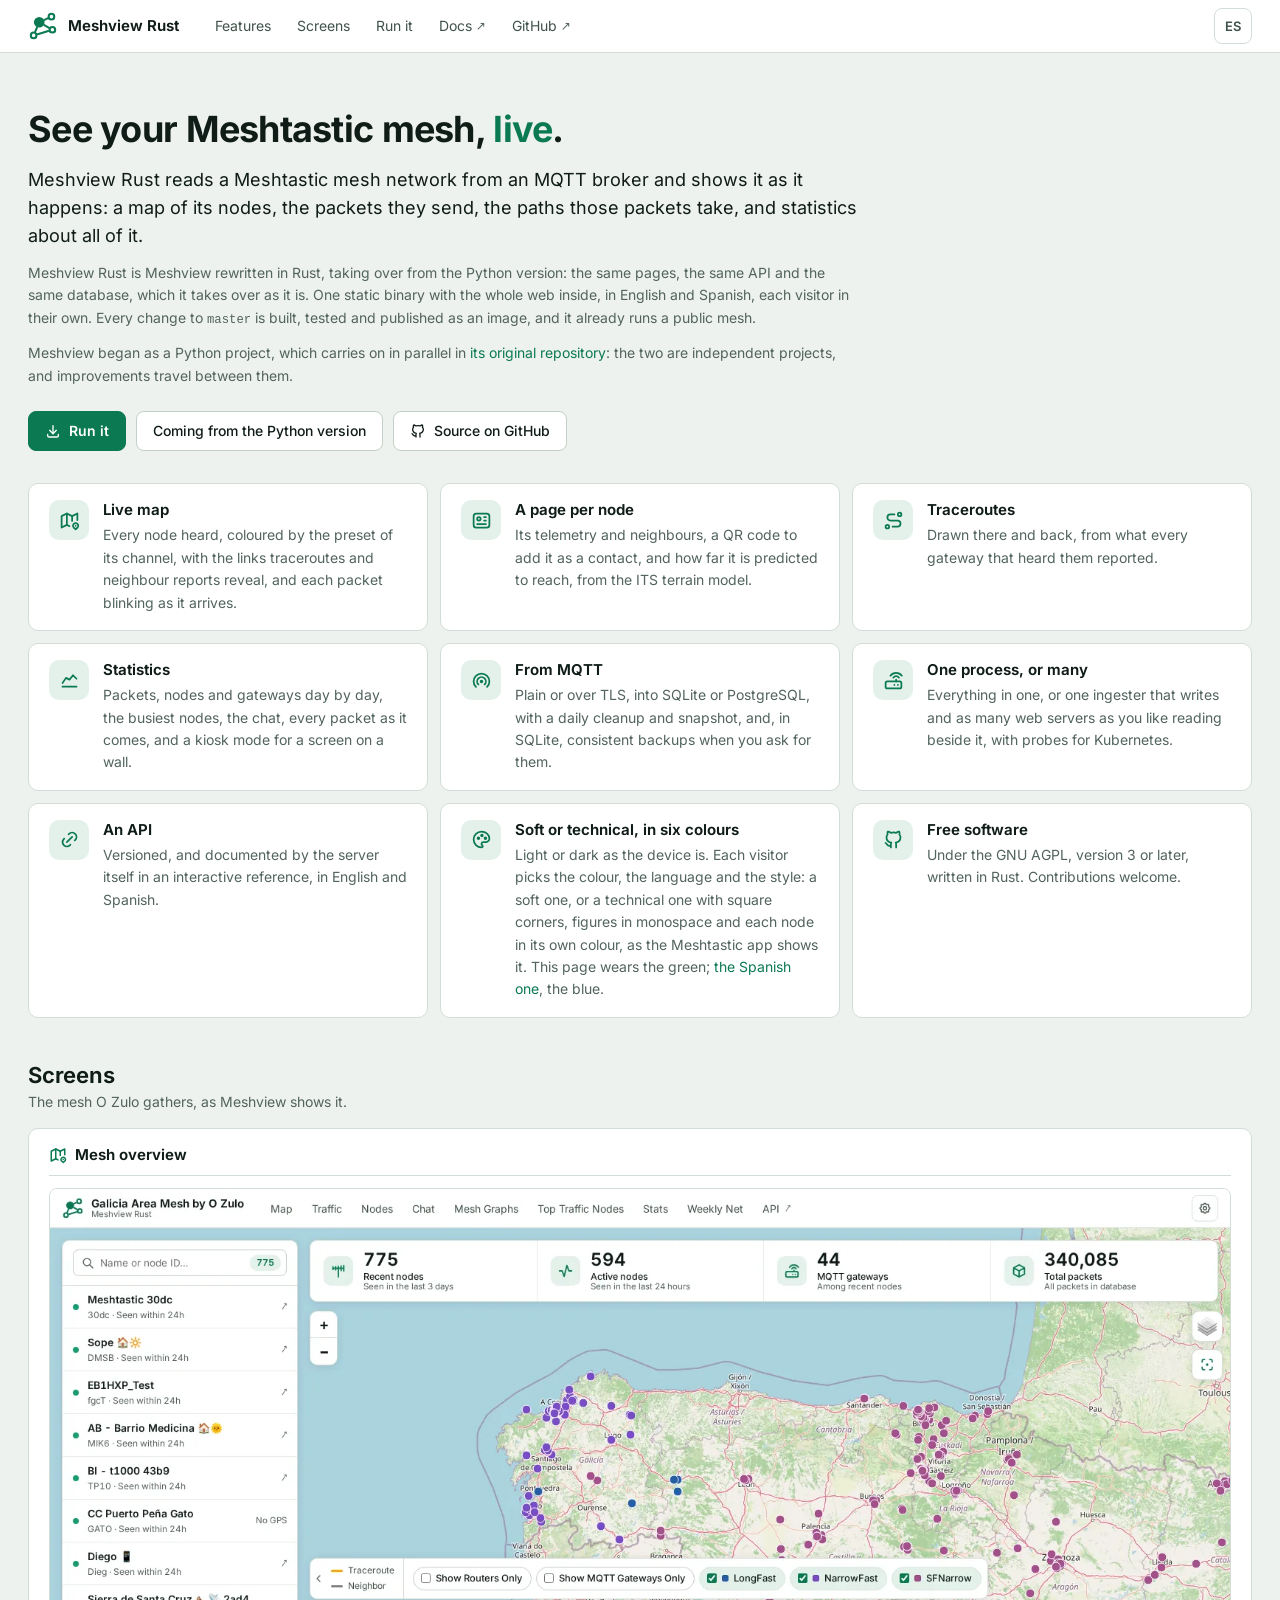
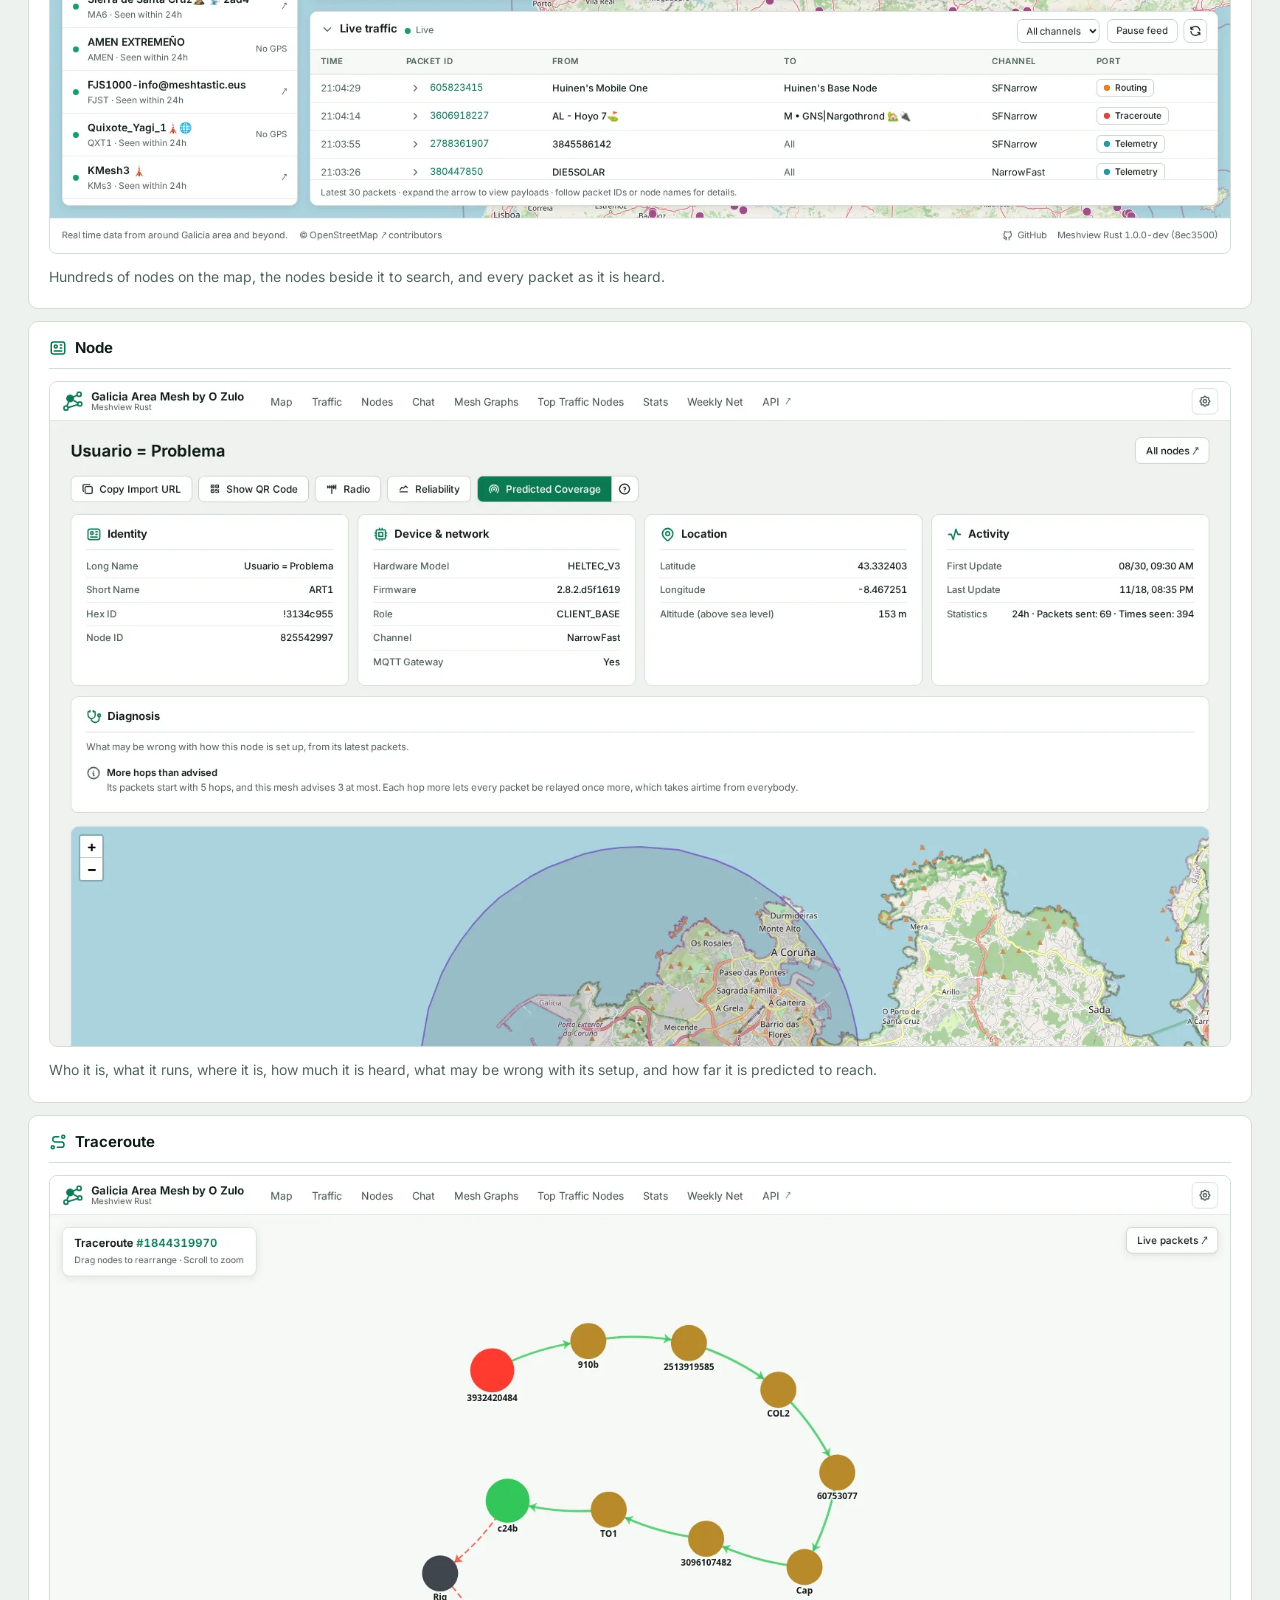
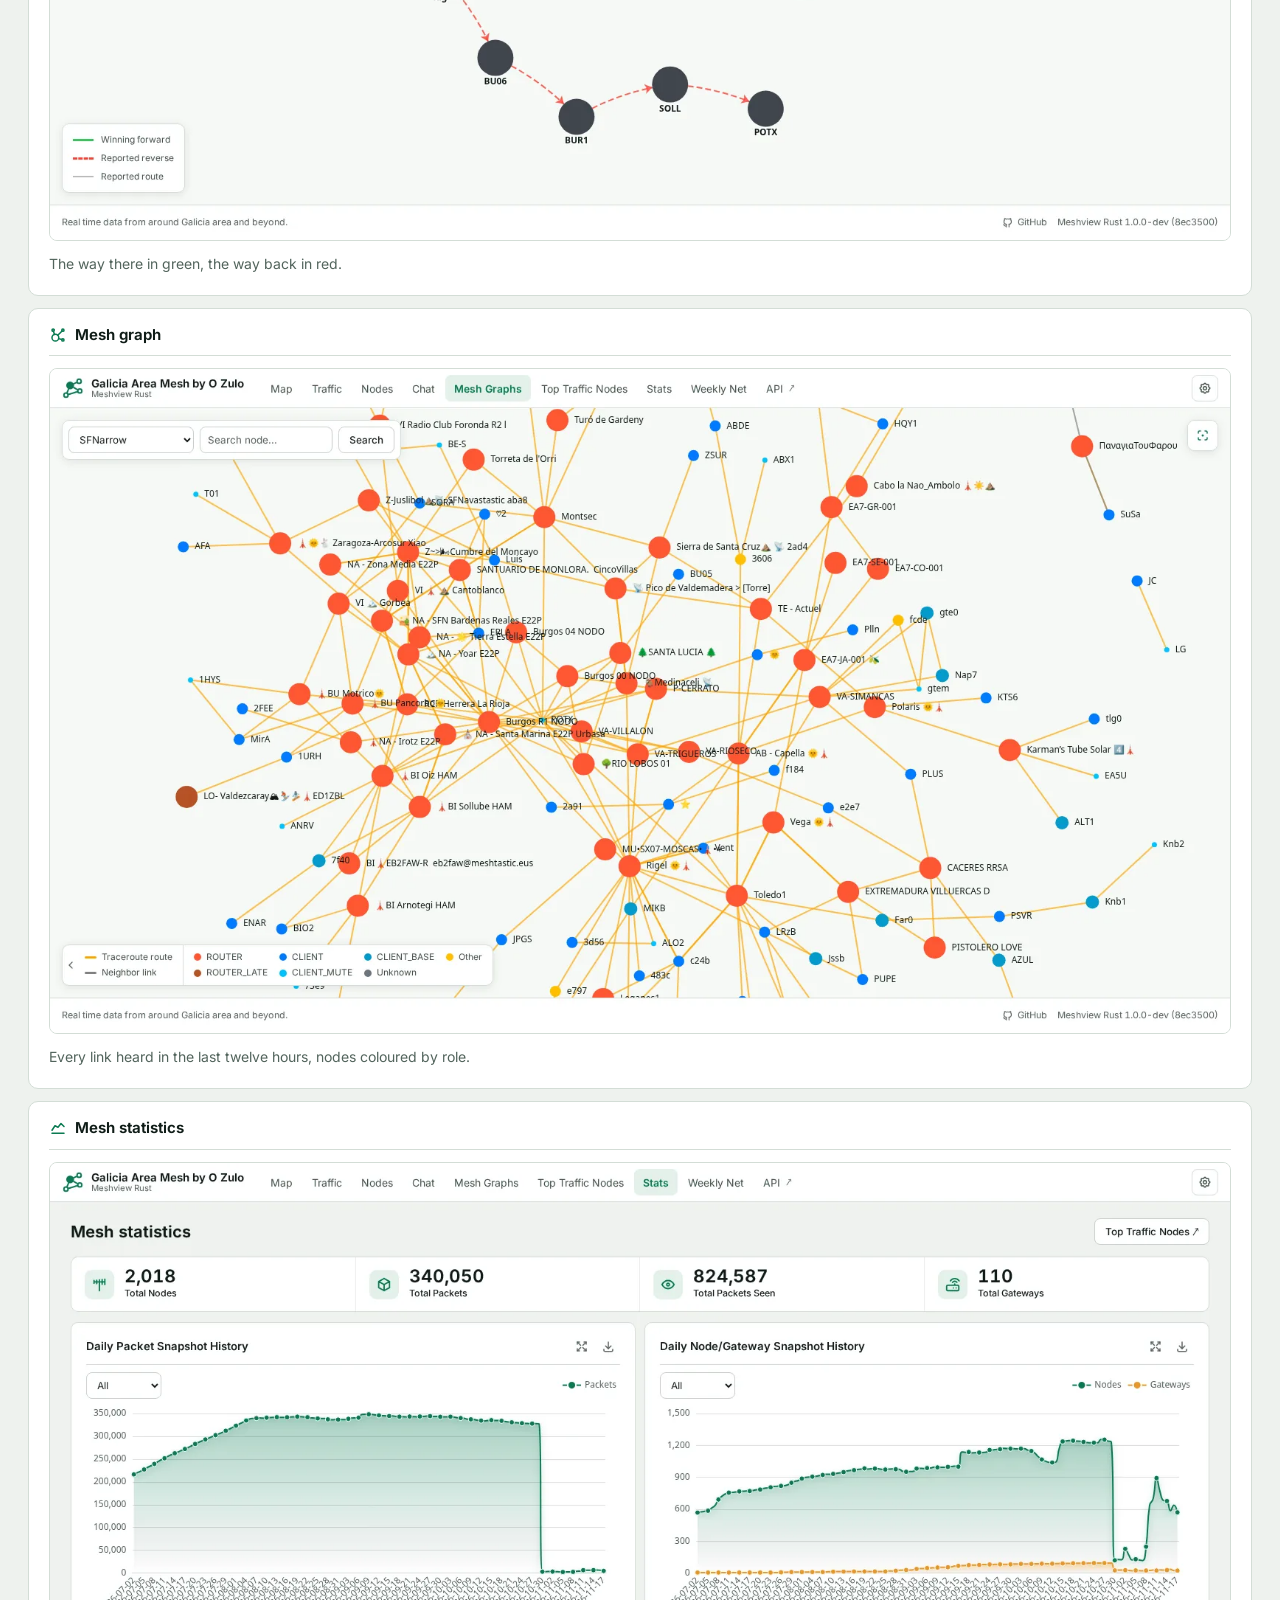
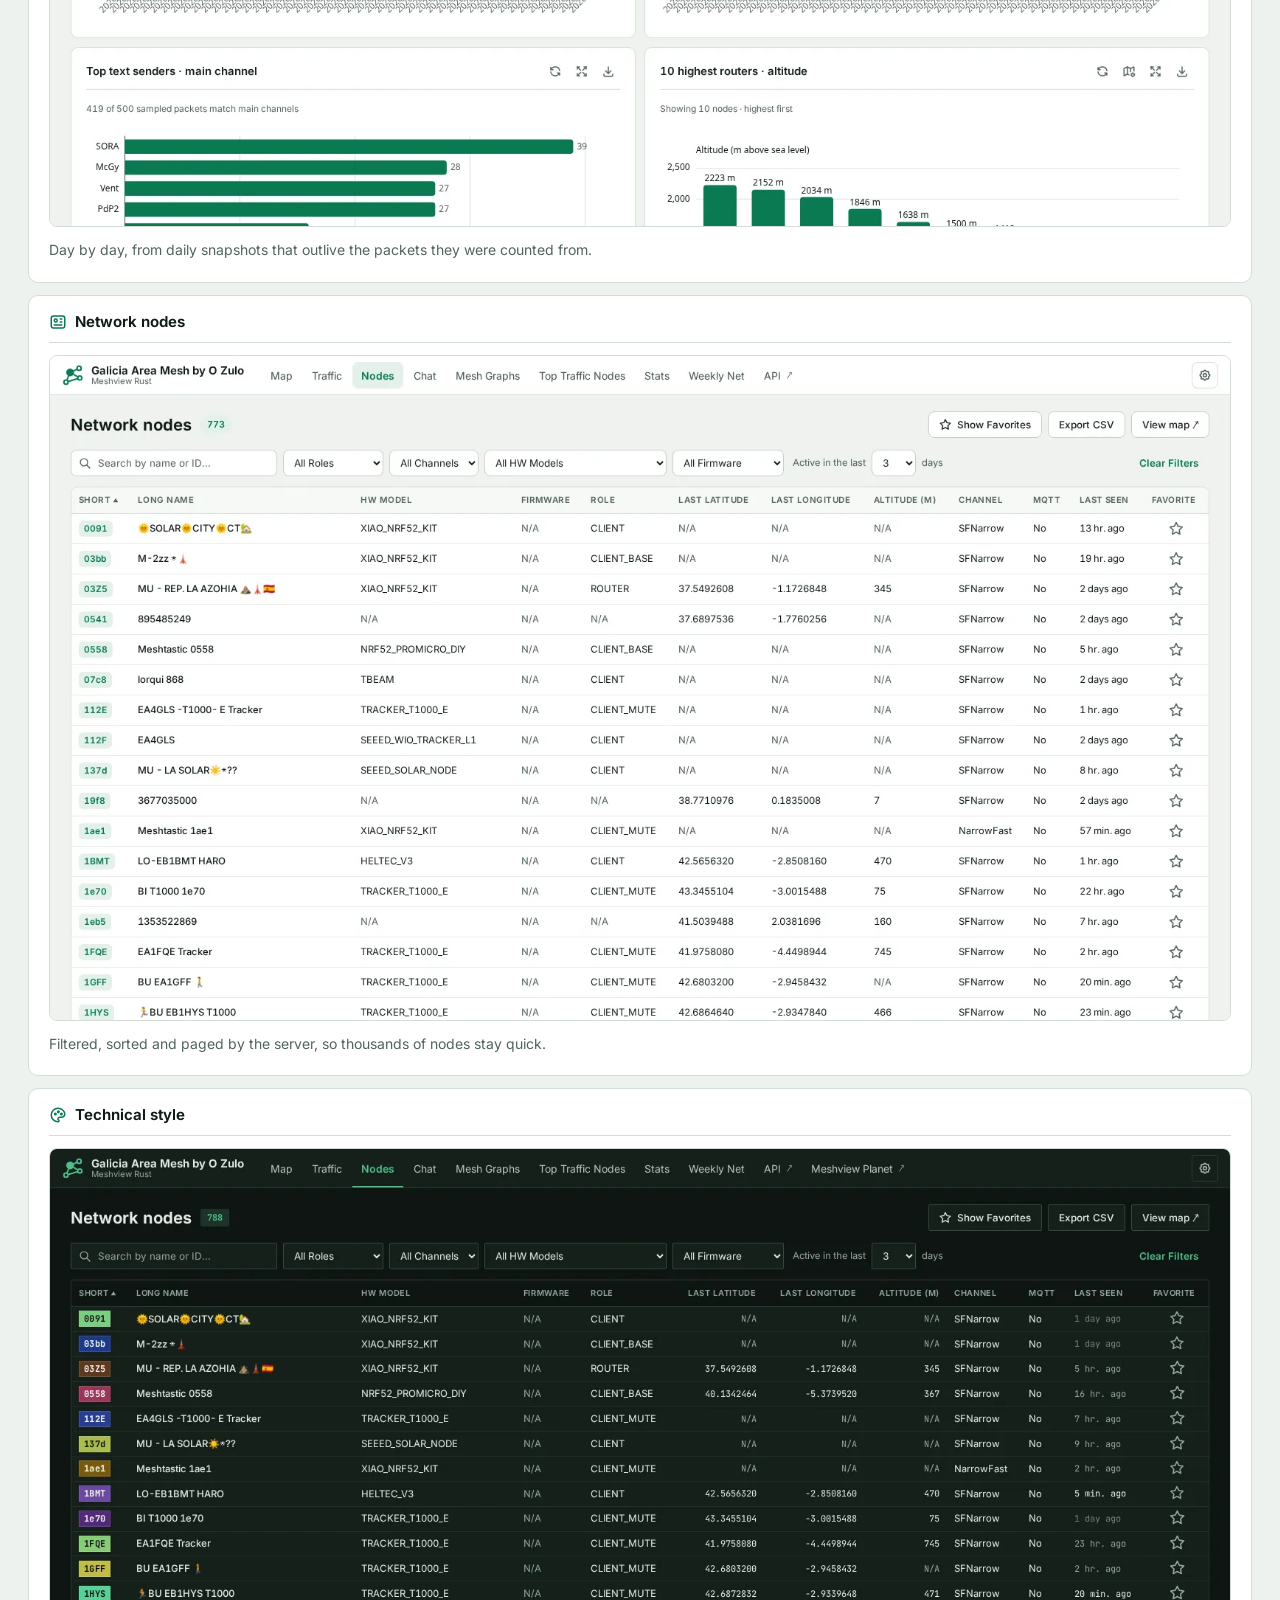
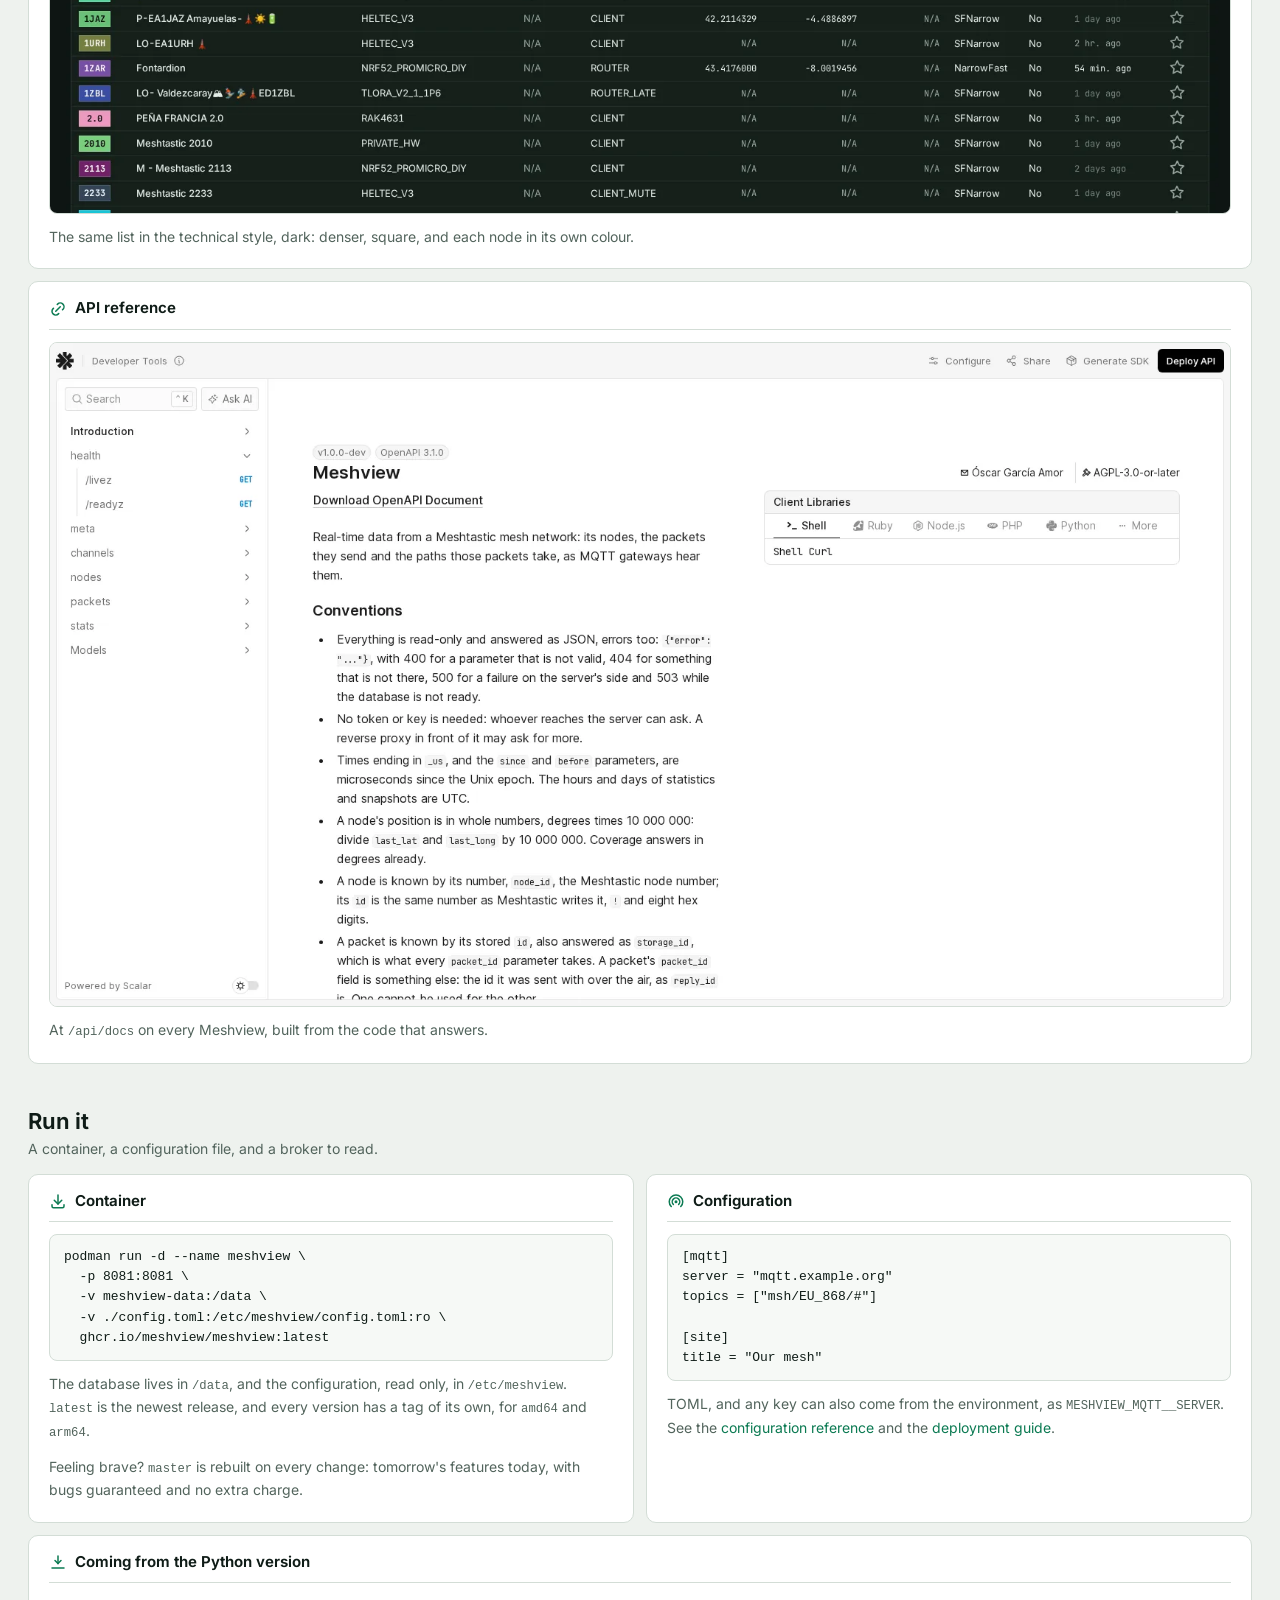
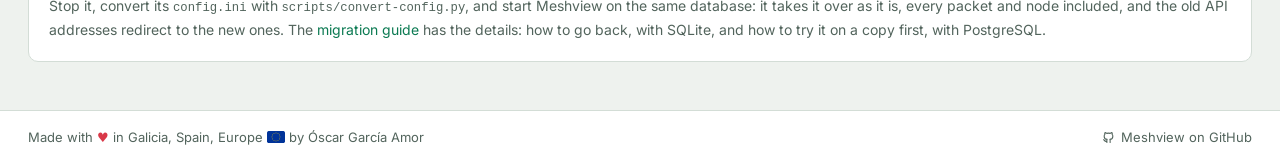
<file: index.html>
<!doctype html>
<!--
  SPDX-License-Identifier: AGPL-3.0-or-later
  Copyright (C) 2026 Óscar García Amor <ogarcia@connectical.com>

  Meshview's own page, made of the interface's own pieces. It says less than the
  documentation, links to where the rest is, and shows the screens. The Spanish
  one is es/index.html, and the two are kept saying the same. Each wears one of
  the interface's accents, this one the green and the Spanish one the blue.
-->
<html lang="en" data-accent="green">
  <head>
    <meta charset="utf-8" />
    <meta name="viewport" content="width=device-width, initial-scale=1" />
    <title>Meshview Rust — real-time monitoring for Meshtastic mesh networks</title>

    <meta name="description" content="Meshview Rust reads a Meshtastic mesh network from MQTT and shows it live: a map of its nodes, the packets they send, the paths those packets take and statistics about all of it. One static binary, written in Rust." />
    <link rel="canonical" href="https://meshview.github.io/" />
    <link rel="alternate" hreflang="en" href="https://meshview.github.io/" />
    <link rel="alternate" hreflang="es" href="https://meshview.github.io/es/" />
    <link rel="alternate" hreflang="x-default" href="https://meshview.github.io/" />

    <meta property="og:type" content="website" />
    <meta property="og:site_name" content="Meshview Rust" />
    <meta property="og:title" content="Meshview Rust — real-time monitoring for Meshtastic mesh networks" />
    <meta property="og:description" content="A live map of a Meshtastic mesh, its nodes, packets, traceroutes and statistics, from MQTT. One static binary, written in Rust." />
    <meta property="og:url" content="https://meshview.github.io/" />
    <meta property="og:image" content="https://meshview.github.io/og.png" />
    <meta property="og:image:type" content="image/png" />
    <meta property="og:image:width" content="1200" />
    <meta property="og:image:height" content="630" />
    <meta property="og:image:alt" content="Meshview Rust's mark, four nodes of a mesh, beside its name and one line: real-time monitoring for Meshtastic mesh networks" />
    <meta property="og:locale" content="en_GB" />
    <meta property="og:locale:alternate" content="es_ES" />
    <meta name="twitter:card" content="summary_large_image" />

    <link rel="icon" href="favicon.svg" type="image/svg+xml" />
    <link rel="icon" href="favicon.ico" sizes="any" />
    <link rel="apple-touch-icon" href="apple-touch-icon.png" />

    <meta name="theme-color" content="#ffffff" media="(prefers-color-scheme: light)" />
    <meta name="theme-color" content="#151f1a" media="(prefers-color-scheme: dark)" />

    <link rel="preload" href="fonts/inter-latin-wght-normal.woff2" as="font" type="font/woff2" crossorigin />
    <link rel="stylesheet" href="meshview.css" />
  </head>

  <body>
    <header class="mesh-header">
      <div class="mesh-header-inner">
        <a class="mesh-brand" href="./">
          <svg class="mesh-logo" xmlns="http://www.w3.org/2000/svg" viewBox="0 0 32 32" fill="none" stroke="currentColor" stroke-width="2.2" stroke-linecap="round" aria-hidden="true"><path d="M7.81 21.77L9.56 17.7M17.38 15.08L22.01 17.72M10.41 24.68L21.59 21.32M17.63 9.4L20.82 7.93"/><circle cx="6" cy="26" r="3"/><circle cx="12" cy="12" r="4.6" fill="currentColor"/><circle cx="26" cy="20" r="3"/><circle cx="25" cy="6" r="3"/></svg>
          Meshview Rust
        </a>
        <nav class="mesh-nav" aria-label="Sections">
          <a class="wide" href="#features">Features</a>
          <a class="wide" href="#screens">Screens</a>
          <a class="wide" href="#running">Run it</a>
          <a class="wide" href="https://github.com/meshview/meshview/tree/master/docs">Docs<span class="mesh-nav-external" aria-hidden="true">↗</span></a>
          <a href="https://github.com/meshview/meshview">GitHub<span class="mesh-nav-external" aria-hidden="true">↗</span></a>
        </nav>
        <a class="mesh-lang" href="es/" hreflang="es" lang="es" title="Español">ES</a>
      </div>
    </header>

    <main class="mesh-content">
      <section class="mesh-hero">
        <h1>See your Meshtastic mesh, <span>live</span>.</h1>
        <p class="lead">
          Meshview Rust reads a Meshtastic mesh network from an MQTT broker and shows it as
          it happens: a map of its nodes, the packets they send, the paths those
          packets take, and statistics about all of it.
        </p>
        <p class="note">
          Meshview Rust is Meshview rewritten in Rust, taking over from the
          Python version: the same pages, the same API and the same database, which it takes over as
          it is. One static binary with the whole web inside, in English and Spanish,
          each visitor in their own. Every change to <code>master</code> is built, tested and published as an
          image, and it already runs a public mesh.
        </p>
        <p class="note">
          Meshview began as a Python project, which carries on in parallel in
          <a href="https://github.com/pablorevilla-meshtastic/meshview">its original repository</a>:
          the two are independent projects, and improvements travel between them.
        </p>
        <div class="mesh-actions">
          <a class="mesh-button is-primary" href="#running"><span class="ti ti-download" aria-hidden="true"></span> Run it</a>
          <a class="mesh-button" href="https://github.com/meshview/meshview/blob/master/docs/migrating-from-python.md">Coming from the Python version</a>
          <a class="mesh-button" href="https://github.com/meshview/meshview"><span class="ti ti-brand-github" aria-hidden="true"></span> Source on GitHub</a>
        </div>
      </section>

      <section id="features">
        <div class="mesh-features">
          <div class="mesh-feature">
            <span class="mesh-feature-icon" aria-hidden="true"><span class="ti ti-map-2"></span></span>
            <h3>Live map</h3>
            <p>Every node heard, coloured by the preset of its channel, with the links traceroutes and neighbour reports reveal, and each packet blinking as it arrives.</p>
          </div>
          <div class="mesh-feature">
            <span class="mesh-feature-icon" aria-hidden="true"><span class="ti ti-id"></span></span>
            <h3>A page per node</h3>
            <p>Its telemetry and neighbours, a QR code to add it as a contact, and how far it is predicted to reach, from the ITS terrain model.</p>
          </div>
          <div class="mesh-feature">
            <span class="mesh-feature-icon" aria-hidden="true"><span class="ti ti-route"></span></span>
            <h3>Traceroutes</h3>
            <p>Drawn there and back, from what every gateway that heard them reported.</p>
          </div>
          <div class="mesh-feature">
            <span class="mesh-feature-icon" aria-hidden="true"><span class="ti ti-chart-line"></span></span>
            <h3>Statistics</h3>
            <p>Packets, nodes and gateways day by day, the busiest nodes, the chat, every packet as it comes, and a kiosk mode for a screen on a wall.</p>
          </div>
          <div class="mesh-feature">
            <span class="mesh-feature-icon" aria-hidden="true"><span class="ti ti-broadcast"></span></span>
            <h3>From MQTT</h3>
            <p>Plain or over TLS, into SQLite or PostgreSQL, with a daily cleanup and snapshot, and, in SQLite, consistent backups when you ask for them.</p>
          </div>
          <div class="mesh-feature">
            <span class="mesh-feature-icon" aria-hidden="true"><span class="ti ti-router"></span></span>
            <h3>One process, or many</h3>
            <p>Everything in one, or one ingester that writes and as many web servers as you like reading beside it, with probes for Kubernetes.</p>
          </div>
          <div class="mesh-feature">
            <span class="mesh-feature-icon" aria-hidden="true"><span class="ti ti-link"></span></span>
            <h3>An API</h3>
            <p>Versioned, and documented by the server itself in an interactive reference, in English and Spanish.</p>
          </div>
          <div class="mesh-feature">
            <span class="mesh-feature-icon" aria-hidden="true"><span class="ti ti-palette"></span></span>
            <h3>Soft or technical, in six colours</h3>
            <p>Light or dark as the device is. Each visitor picks the colour, the language and the style: a soft one, or a technical one with square corners, figures in monospace and each node in its own colour, as the Meshtastic app shows it. This page wears the green; <a href="es/" hreflang="es">the Spanish one</a>, the blue.</p>
          </div>
          <div class="mesh-feature">
            <span class="mesh-feature-icon" aria-hidden="true"><span class="ti ti-brand-github"></span></span>
            <h3>Free software</h3>
            <p>Under the GNU AGPL, version 3 or later, written in Rust. Contributions welcome.</p>
          </div>
        </div>
      </section>

      <section id="screens">
        <div class="data-heading">
          <h2>Screens</h2>
          <p>The mesh O Zulo gathers, as Meshview shows it.</p>
        </div>

        <figure class="card-section">
          <div class="card-head"><span class="ti ti-map-2" aria-hidden="true"></span><h3 class="section-header">Mesh overview</h3></div>
          <img
            src="shots/en-dashboard.webp" width="1600" height="900"
            alt="The home page of O Zulo's mesh: a list of nodes to search, counts of
                 recent and active nodes, MQTT gateways and packets over a map of Galicia
                 dotted with nodes, and the live traffic under it."
          />
          <p>Hundreds of nodes on the map, the nodes beside it to search, and every packet as it is heard.</p>
        </figure>

        <figure class="card-section">
          <div class="card-head"><span class="ti ti-id" aria-hidden="true"></span><h3 class="section-header">Node</h3></div>
          <img
            src="shots/en-node.webp" width="1600" height="900" loading="lazy"
            alt="A node's page: its identity, device and network, location and
                 activity, a diagnosis of how it is set up, and a map of A Coruña with
                 its predicted coverage drawn around it."
          />
          <p>Who it is, what it runs, where it is, how much it is heard, what may be wrong with its setup, and how far it is predicted to reach.</p>
        </figure>

        <figure class="card-section">
          <div class="card-head"><span class="ti ti-route" aria-hidden="true"></span><h3 class="section-header">Traceroute</h3></div>
          <img
            src="shots/en-traceroute.webp" width="1600" height="900" loading="lazy"
            alt="A traceroute drawn as a graph: green arrows for the way from the node
                 that started it to the one it traced, dashed red ones for the way back."
          />
          <p>The way there in green, the way back in red.</p>
        </figure>

        <figure class="card-section">
          <div class="card-head"><span class="ti ti-affiliate" aria-hidden="true"></span><h3 class="section-header">Mesh graph</h3></div>
          <img
            src="shots/en-graph.webp" width="1600" height="900" loading="lazy"
            alt="The mesh graph of the SFNarrow channel: nodes coloured by role,
                 routers larger, joined by the links traceroutes and neighbour
                 reports found."
          />
          <p>Every link heard in the last twelve hours, nodes coloured by role.</p>
        </figure>

        <figure class="card-section">
          <div class="card-head"><span class="ti ti-chart-line" aria-hidden="true"></span><h3 class="section-header">Mesh statistics</h3></div>
          <img
            src="shots/en-stats.webp" width="1600" height="900" loading="lazy"
            alt="The statistics page: totals of nodes, packets, sightings and gateways,
                 charts of packets and nodes per day, the top text senders and the
                 highest routers."
          />
          <p>Day by day, from daily snapshots that outlive the packets they were counted from.</p>
        </figure>

        <figure class="card-section">
          <div class="card-head"><span class="ti ti-id" aria-hidden="true"></span><h3 class="section-header">Network nodes</h3></div>
          <img
            src="shots/en-nodes.webp" width="1600" height="900" loading="lazy"
            alt="The node list: a table of nodes with their hardware, role, position,
                 channel and when they were last seen, with filters above it."
          />
          <p>Filtered, sorted and paged by the server, so thousands of nodes stay quick.</p>
        </figure>

        <figure class="card-section">
          <div class="card-head"><span class="ti ti-palette" aria-hidden="true"></span><h3 class="section-header">Technical style</h3></div>
          <img
            src="shots/en-nodes-technical.webp" width="1600" height="900" loading="lazy"
            alt="The same node list in the technical style, dark: a denser table with
                 square corners, figures in monospace and each node's short name on a
                 tag in its own colour."
          />
          <p>The same list in the technical style, dark: denser, square, and each node in its own colour.</p>
        </figure>

        <figure class="card-section">
          <div class="card-head"><span class="ti ti-link" aria-hidden="true"></span><h3 class="section-header">API reference</h3></div>
          <img
            src="shots/en-api.webp" width="1600" height="900" loading="lazy"
            alt="The API reference: the conventions of the API, with the endpoints listed
                 by group beside them."
          />
          <p>At <code>/api/docs</code> on every Meshview, built from the code that answers.</p>
        </figure>
      </section>

      <section id="running">
        <div class="data-heading">
          <h2>Run it</h2>
          <p>A container, a configuration file, and a broker to read.</p>
        </div>

        <div class="mesh-columns">
          <div class="card-section">
            <div class="card-head"><span class="ti ti-download" aria-hidden="true"></span><h3 class="section-header">Container</h3></div>
            <pre><code>podman run -d --name meshview \
  -p 8081:8081 \
  -v meshview-data:/data \
  -v ./config.toml:/etc/meshview/config.toml:ro \
  ghcr.io/meshview/meshview:latest</code></pre>
            <p>The database lives in <code>/data</code>, and the configuration, read only, in <code>/etc/meshview</code>. <code>latest</code> is the newest release, and every version has a tag of its own, for <code>amd64</code> and <code>arm64</code>.</p>
            <p>Feeling brave? <code>master</code> is rebuilt on every change: tomorrow's features today, with bugs guaranteed and no extra charge.</p>
          </div>

          <div class="card-section">
            <div class="card-head"><span class="ti ti-broadcast" aria-hidden="true"></span><h3 class="section-header">Configuration</h3></div>
            <pre><code>[mqtt]
server = "mqtt.example.org"
topics = ["msh/EU_868/#"]

[site]
title = "Our mesh"</code></pre>
            <p>TOML, and any key can also come from the environment, as <code>MESHVIEW_MQTT__SERVER</code>. See the <a href="https://github.com/meshview/meshview/blob/master/docs/configuration.md">configuration reference</a> and the <a href="https://github.com/meshview/meshview/blob/master/docs/deployment.md">deployment guide</a>.</p>
          </div>
        </div>

        <div class="card-section">
          <div class="card-head"><span class="ti ti-arrow-bar-to-down" aria-hidden="true"></span><h3 class="section-header">Coming from the Python version</h3></div>
          <p>Stop it, convert its <code>config.ini</code> with <code>scripts/convert-config.py</code>, and start Meshview on the same database: it takes it over as it is, every packet and node included, and the old API addresses redirect to the new ones. The <a href="https://github.com/meshview/meshview/blob/master/docs/migrating-from-python.md">migration guide</a> has the details: how to go back, with SQLite, and how to try it on a copy first, with PostgreSQL.</p>
        </div>
      </section>
    </main>

    <footer class="mesh-footer">
      <div class="mesh-footer-inner">
        <p>Made with <span class="heart" aria-label="love">♥</span> in Galicia, Spain, Europe <img class="flag" src="flags/eu.svg" width="21" height="14" alt=""> by Óscar García Amor</p>
        <a href="https://github.com/meshview/meshview"><span class="ti ti-brand-github" aria-hidden="true"></span> Meshview on GitHub</a>
      </div>
    </footer>
  </body>
</html>
</file>
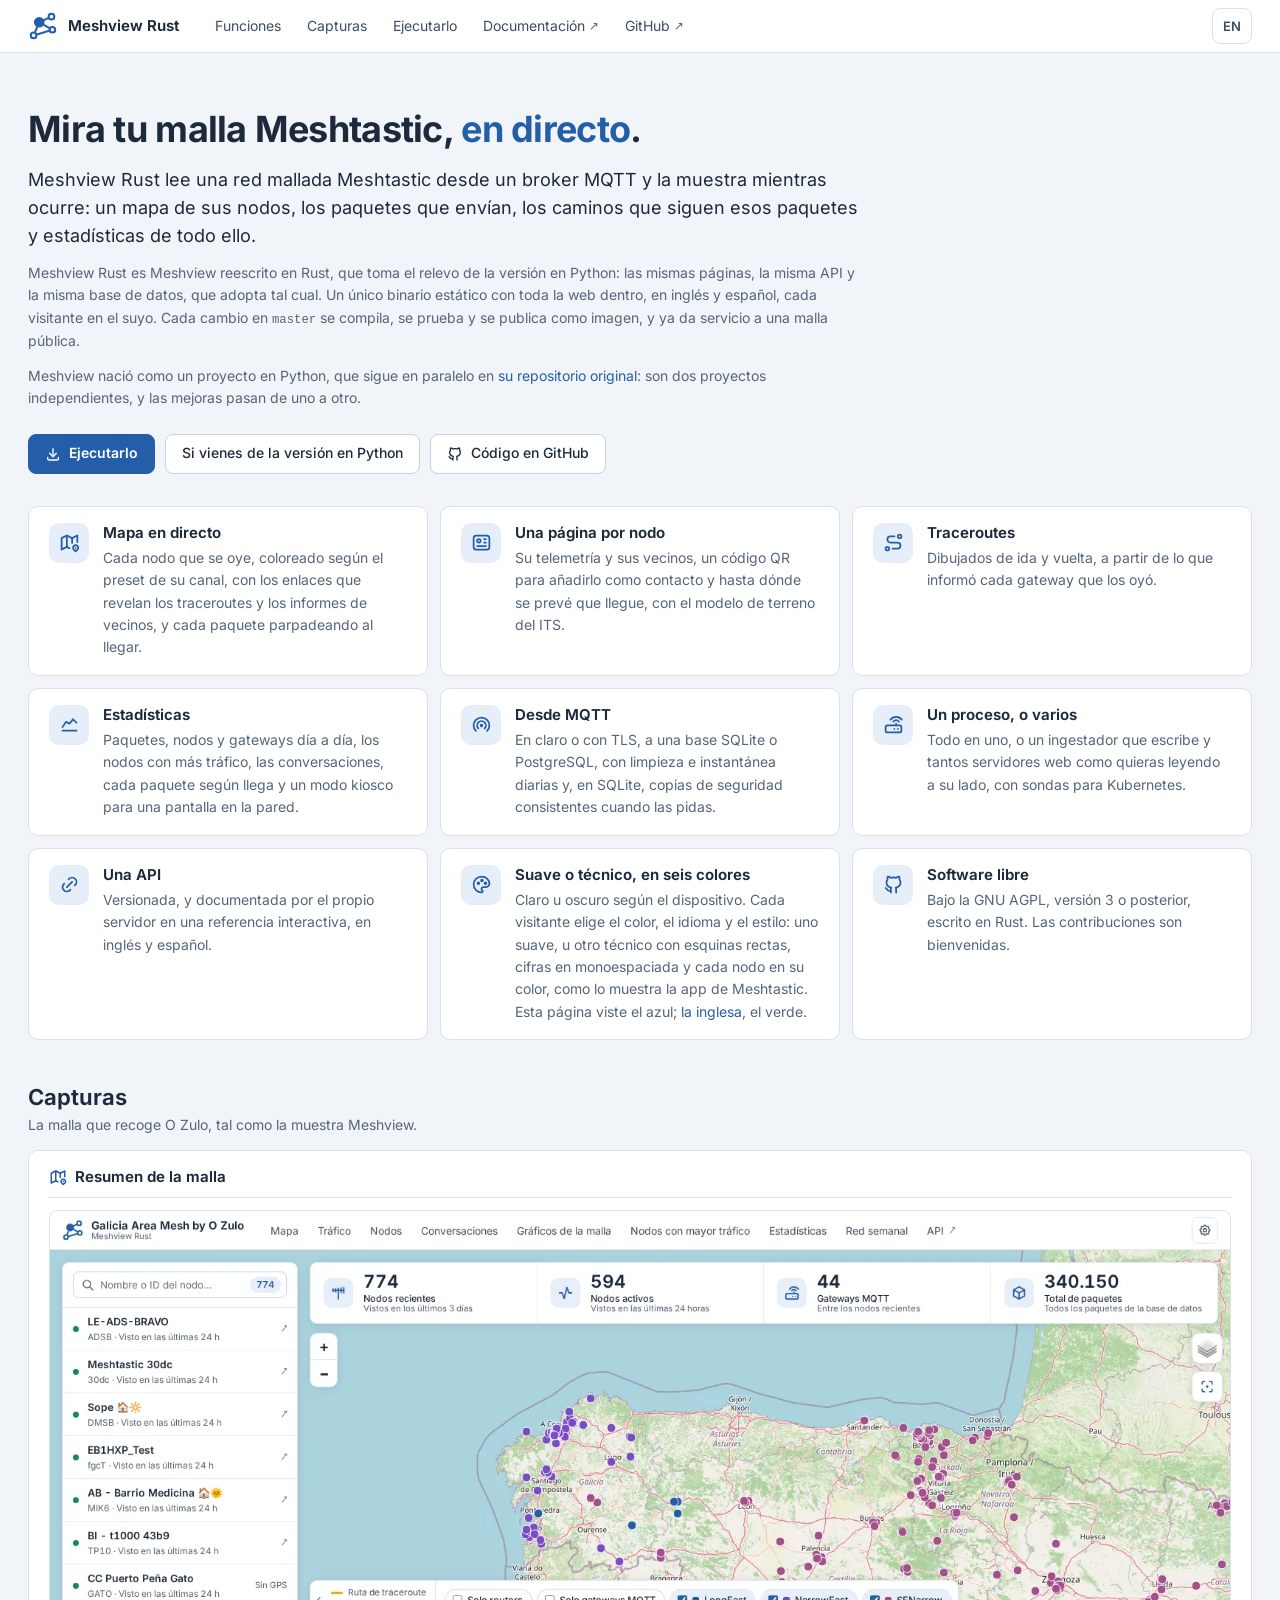
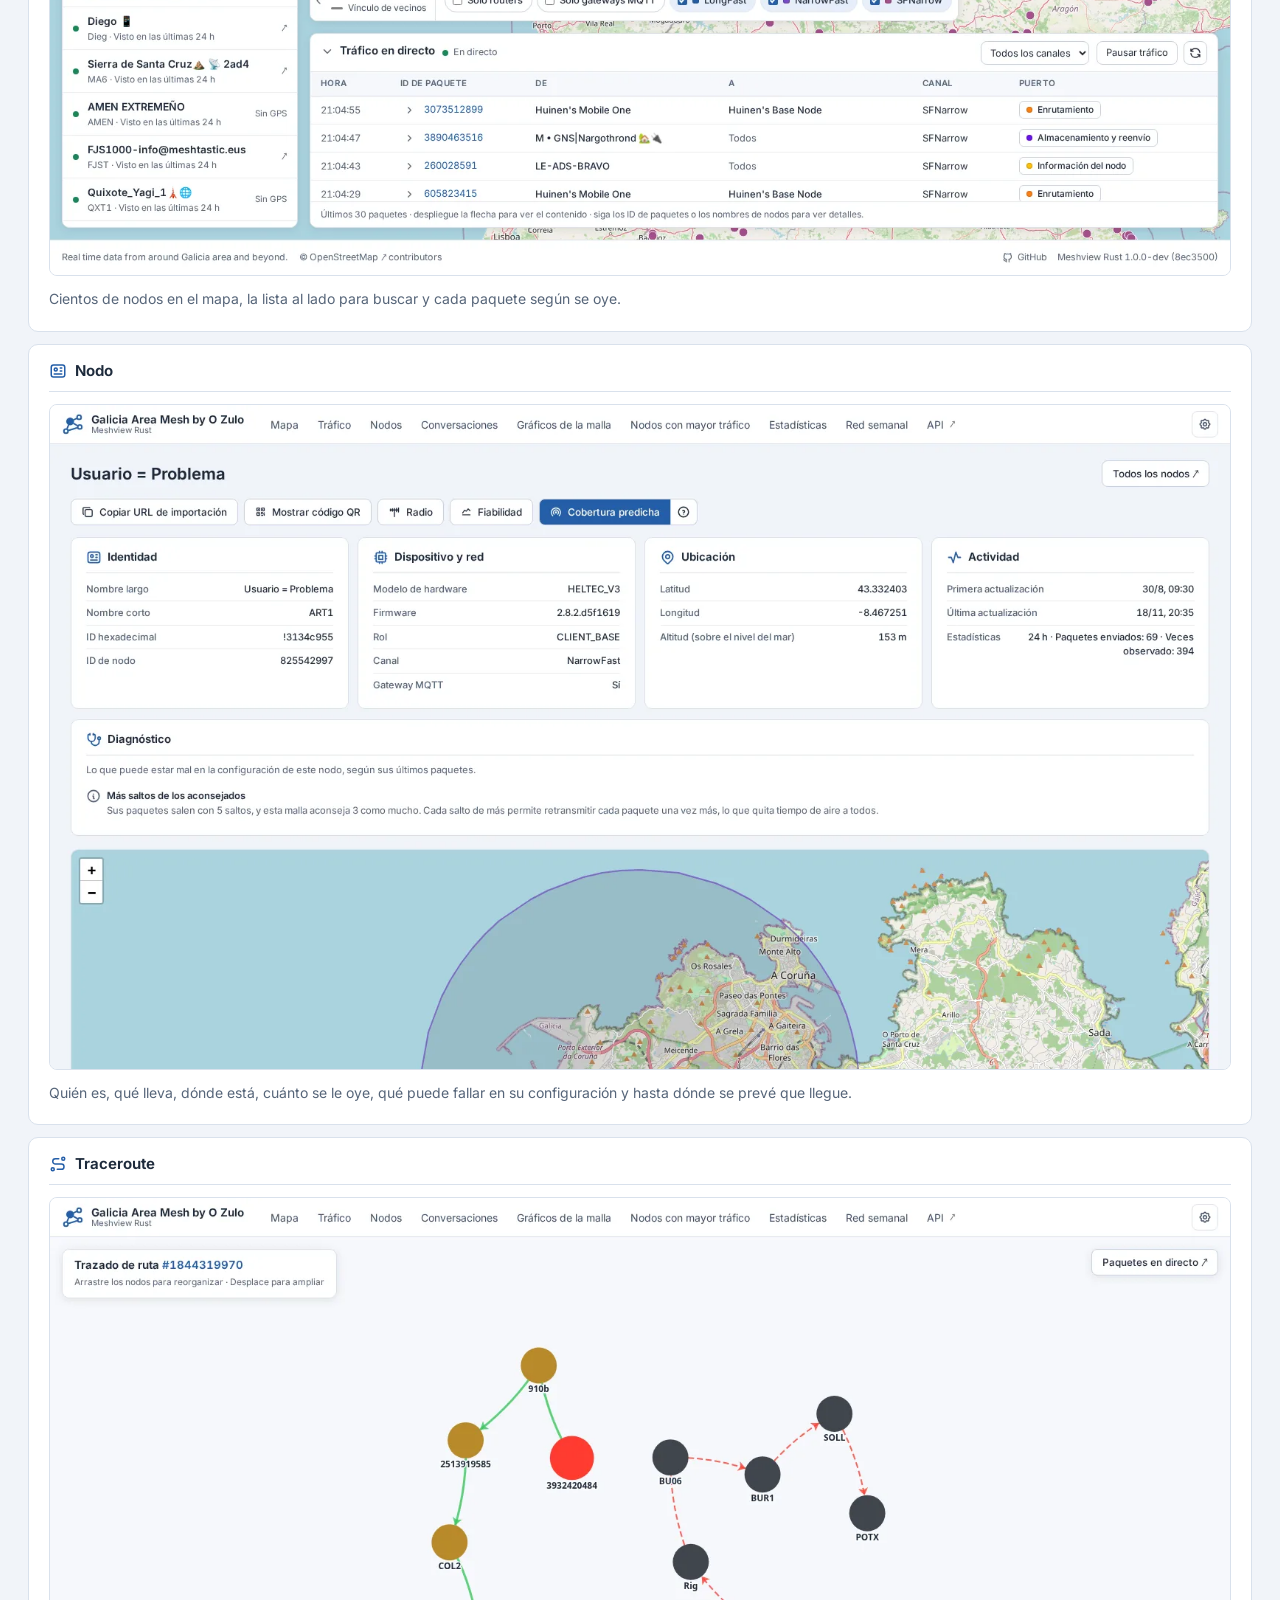
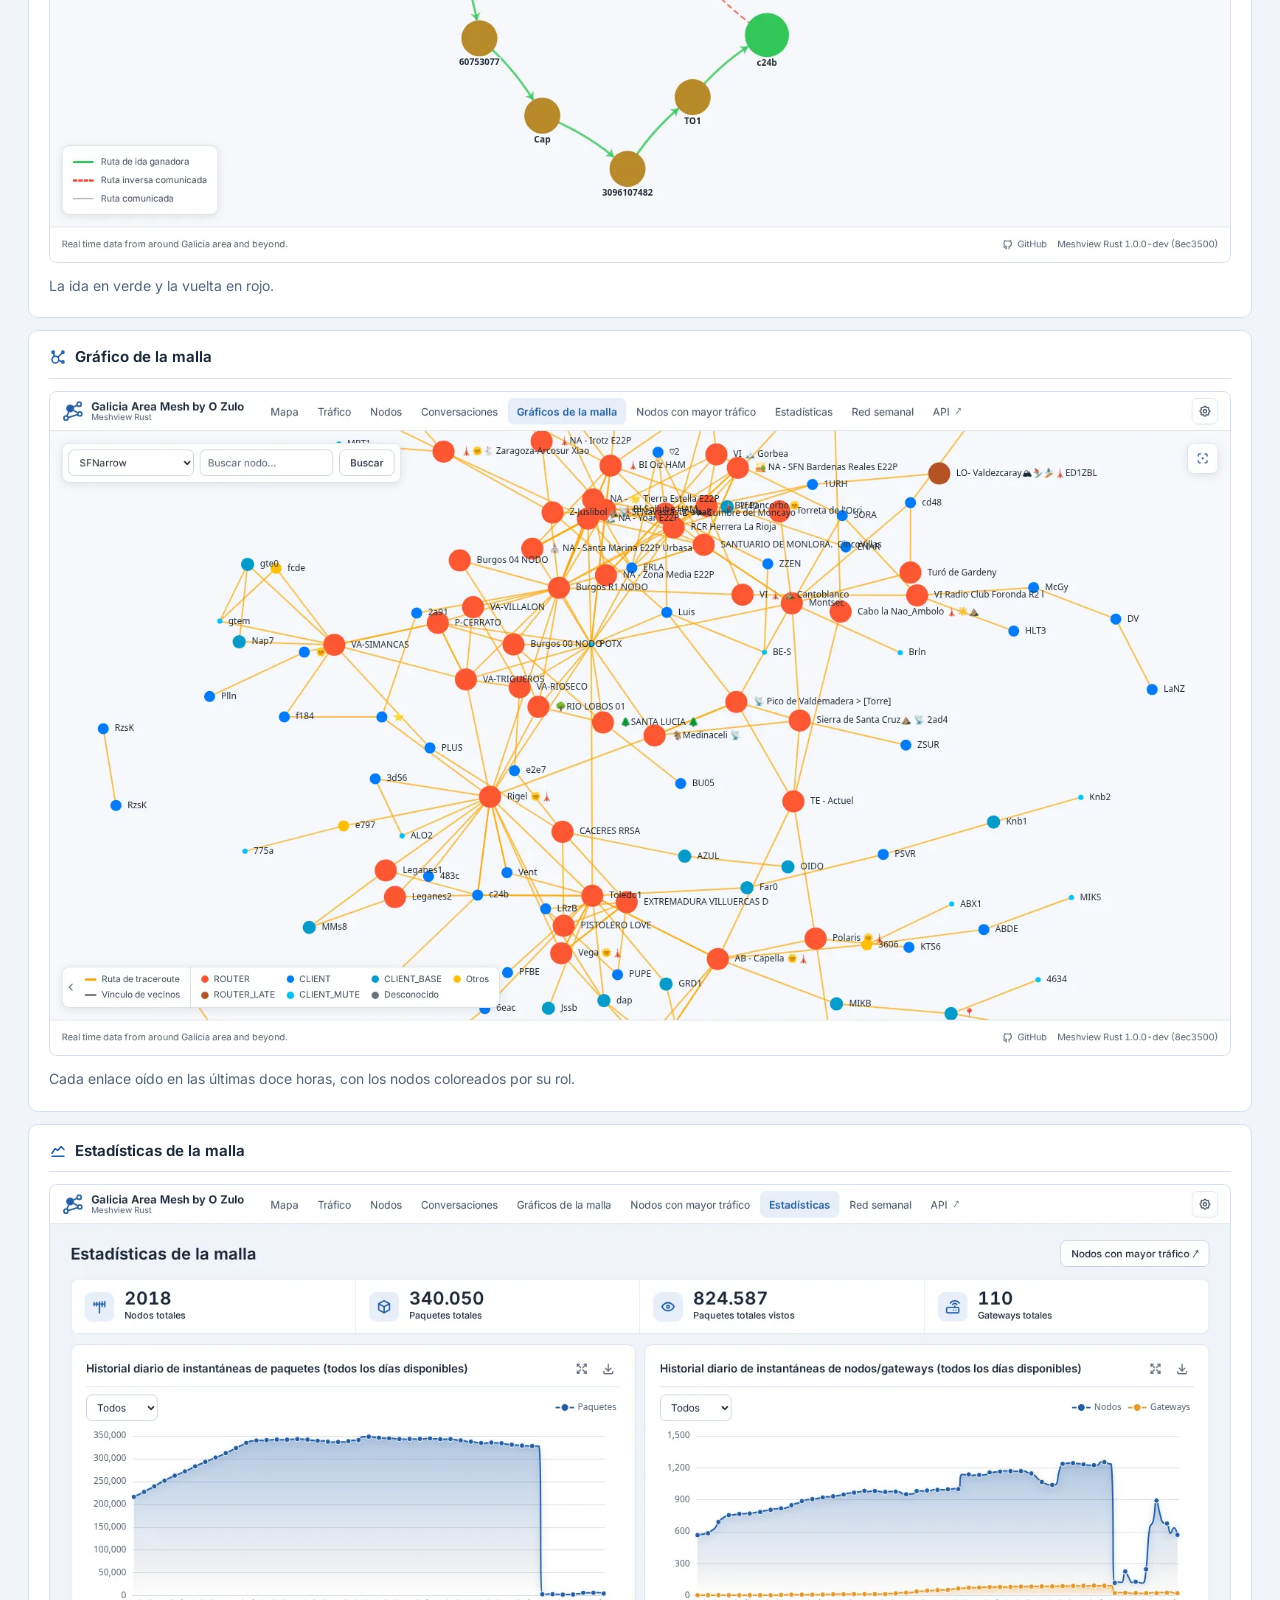
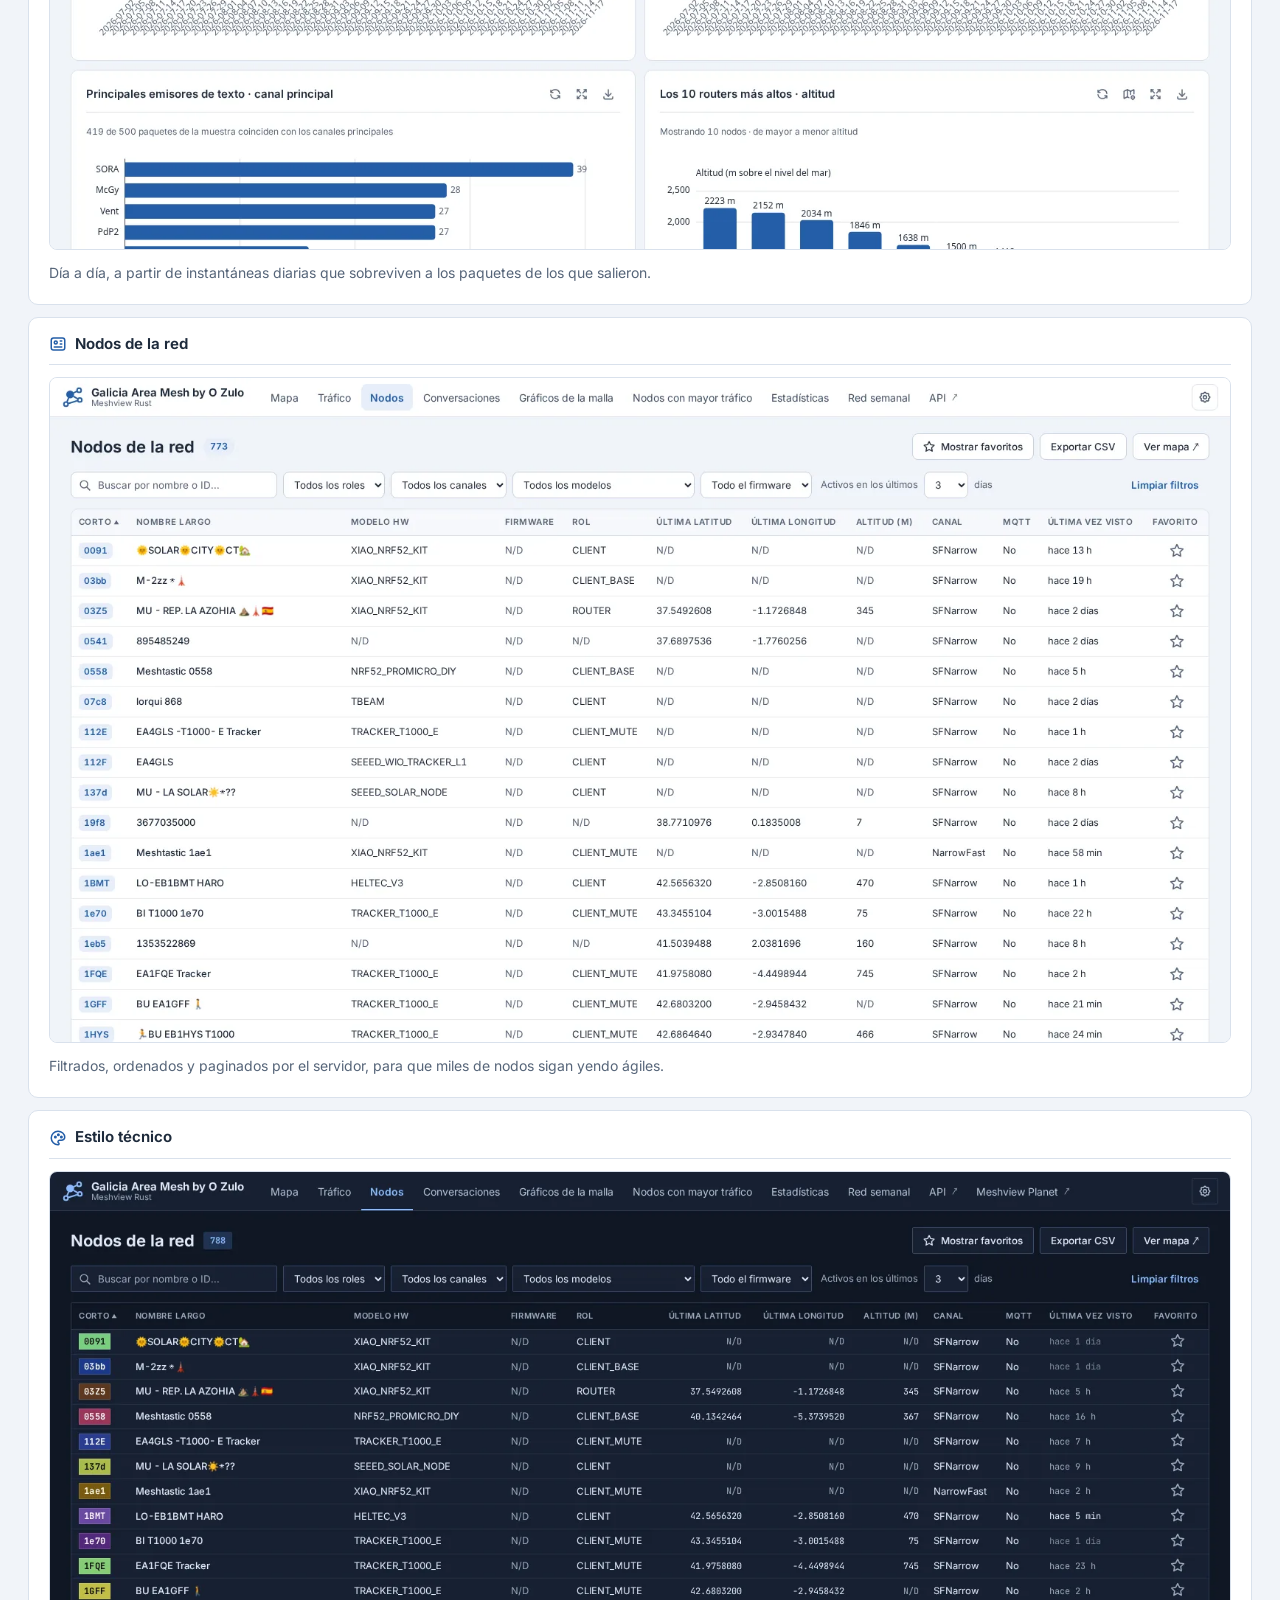
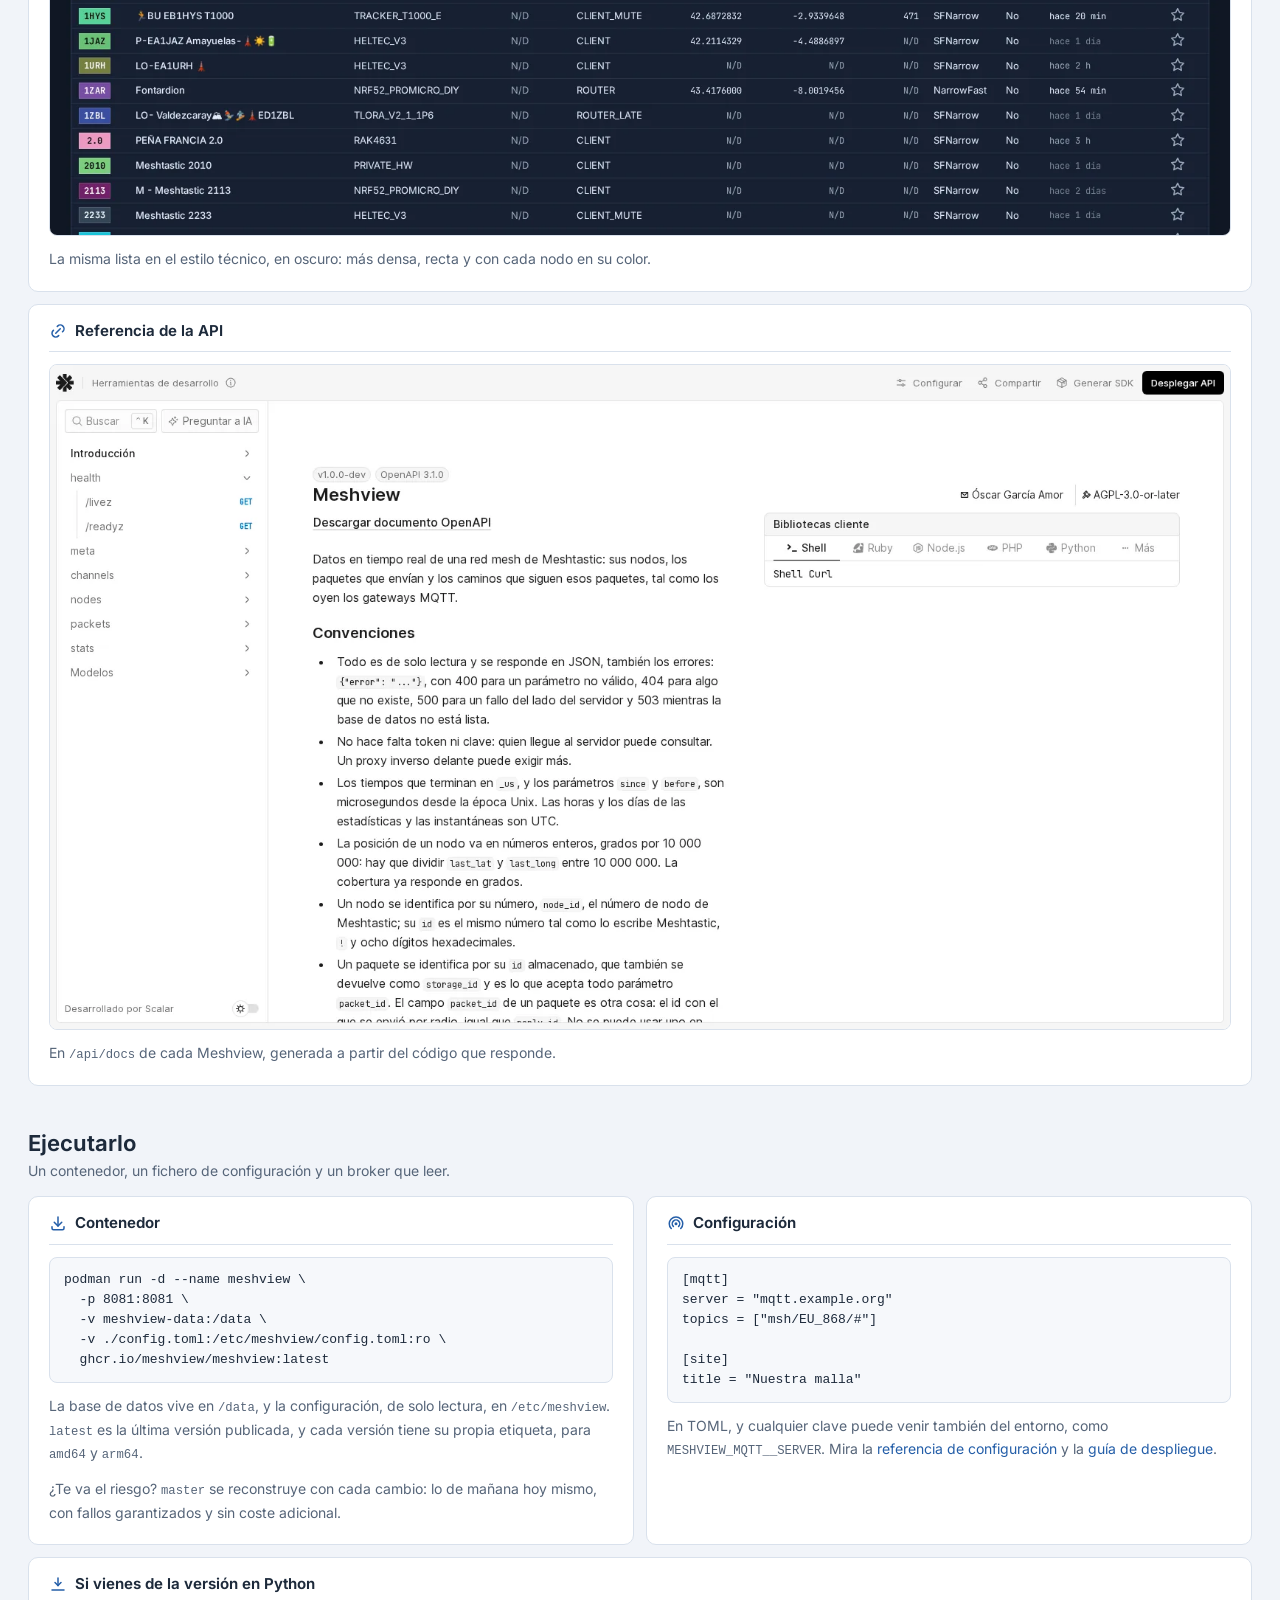
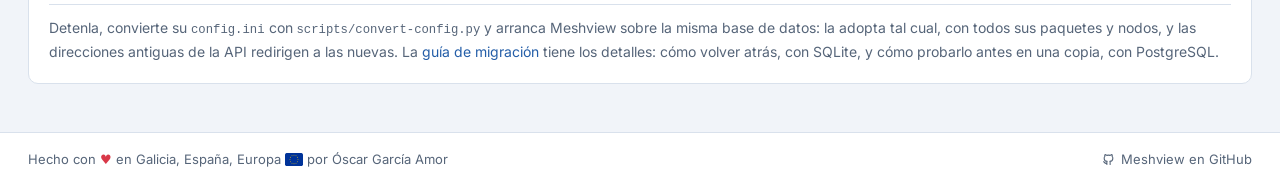
<file: es/index.html>
<!doctype html>
<!--
  SPDX-License-Identifier: AGPL-3.0-or-later
  Copyright (C) 2026 Óscar García Amor <ogarcia@connectical.com>

  La página de Meshview en español: dice lo mismo que la inglesa, ../index.html,
  con las capturas en español, y viste el acento azul de la interfaz, como la
  inglesa el verde.
-->
<html lang="es">
  <head>
    <meta charset="utf-8" />
    <meta name="viewport" content="width=device-width, initial-scale=1" />
    <title>Meshview Rust — monitorización en tiempo real de mallas Meshtastic</title>

    <meta name="description" content="Meshview Rust lee una malla Meshtastic desde MQTT y la muestra en directo: un mapa de sus nodos, los paquetes que envían, los caminos que siguen y estadísticas de todo ello. Un único binario estático, escrito en Rust." />
    <link rel="canonical" href="https://meshview.github.io/es/" />
    <link rel="alternate" hreflang="en" href="https://meshview.github.io/" />
    <link rel="alternate" hreflang="es" href="https://meshview.github.io/es/" />
    <link rel="alternate" hreflang="x-default" href="https://meshview.github.io/" />

    <meta property="og:type" content="website" />
    <meta property="og:site_name" content="Meshview Rust" />
    <meta property="og:title" content="Meshview Rust — monitorización en tiempo real de mallas Meshtastic" />
    <meta property="og:description" content="Un mapa en directo de una malla Meshtastic, con sus nodos, paquetes, traceroutes y estadísticas, desde MQTT. Un único binario estático, escrito en Rust." />
    <meta property="og:url" content="https://meshview.github.io/es/" />
    <meta property="og:image" content="https://meshview.github.io/og.png" />
    <meta property="og:image:type" content="image/png" />
    <meta property="og:image:width" content="1200" />
    <meta property="og:image:height" content="630" />
    <meta property="og:image:alt" content="La marca de Meshview Rust, cuatro nodos de una malla, junto a su nombre y una línea: monitorización en tiempo real de mallas Meshtastic" />
    <meta property="og:locale" content="es_ES" />
    <meta property="og:locale:alternate" content="en_GB" />
    <meta name="twitter:card" content="summary_large_image" />

    <link rel="icon" href="../favicon.svg" type="image/svg+xml" />
    <link rel="icon" href="../favicon.ico" sizes="any" />
    <link rel="apple-touch-icon" href="../apple-touch-icon.png" />

    <meta name="theme-color" content="#ffffff" media="(prefers-color-scheme: light)" />
    <meta name="theme-color" content="#162032" media="(prefers-color-scheme: dark)" />

    <link rel="preload" href="../fonts/inter-latin-wght-normal.woff2" as="font" type="font/woff2" crossorigin />
    <link rel="stylesheet" href="../meshview.css" />
  </head>

  <body>
    <header class="mesh-header">
      <div class="mesh-header-inner">
        <a class="mesh-brand" href="./">
          <svg class="mesh-logo" xmlns="http://www.w3.org/2000/svg" viewBox="0 0 32 32" fill="none" stroke="currentColor" stroke-width="2.2" stroke-linecap="round" aria-hidden="true"><path d="M7.81 21.77L9.56 17.7M17.38 15.08L22.01 17.72M10.41 24.68L21.59 21.32M17.63 9.4L20.82 7.93"/><circle cx="6" cy="26" r="3"/><circle cx="12" cy="12" r="4.6" fill="currentColor"/><circle cx="26" cy="20" r="3"/><circle cx="25" cy="6" r="3"/></svg>
          Meshview Rust
        </a>
        <nav class="mesh-nav" aria-label="Secciones">
          <a class="wide" href="#features">Funciones</a>
          <a class="wide" href="#screens">Capturas</a>
          <a class="wide" href="#running">Ejecutarlo</a>
          <a class="wide" href="https://github.com/meshview/meshview/tree/master/docs">Documentación<span class="mesh-nav-external" aria-hidden="true">↗</span></a>
          <a href="https://github.com/meshview/meshview">GitHub<span class="mesh-nav-external" aria-hidden="true">↗</span></a>
        </nav>
        <a class="mesh-lang" href="../" hreflang="en" lang="en" title="English">EN</a>
      </div>
    </header>

    <main class="mesh-content">
      <section class="mesh-hero">
        <h1>Mira tu malla Meshtastic, <span>en directo</span>.</h1>
        <p class="lead">
          Meshview Rust lee una red mallada Meshtastic desde un broker MQTT y la muestra
          mientras ocurre: un mapa de sus nodos, los paquetes que envían, los caminos
          que siguen esos paquetes y estadísticas de todo ello.
        </p>
        <p class="note">
          Meshview Rust es Meshview reescrito en Rust, que toma el relevo de la
          versión en Python: las mismas páginas, la misma API y la misma base de datos, que adopta tal
          cual. Un único binario estático con toda la web dentro, en inglés y español,
          cada visitante en el suyo. Cada cambio en <code>master</code> se compila, se prueba y se publica como
          imagen, y ya da servicio a una malla pública.
        </p>
        <p class="note">
          Meshview nació como un proyecto en Python, que sigue en paralelo en
          <a href="https://github.com/pablorevilla-meshtastic/meshview">su repositorio original</a>:
          son dos proyectos independientes, y las mejoras pasan de uno a otro.
        </p>
        <div class="mesh-actions">
          <a class="mesh-button is-primary" href="#running"><span class="ti ti-download" aria-hidden="true"></span> Ejecutarlo</a>
          <a class="mesh-button" href="https://github.com/meshview/meshview/blob/master/docs/migrating-from-python.md">Si vienes de la versión en Python</a>
          <a class="mesh-button" href="https://github.com/meshview/meshview"><span class="ti ti-brand-github" aria-hidden="true"></span> Código en GitHub</a>
        </div>
      </section>

      <section id="features">
        <div class="mesh-features">
          <div class="mesh-feature">
            <span class="mesh-feature-icon" aria-hidden="true"><span class="ti ti-map-2"></span></span>
            <h3>Mapa en directo</h3>
            <p>Cada nodo que se oye, coloreado según el preset de su canal, con los enlaces que revelan los traceroutes y los informes de vecinos, y cada paquete parpadeando al llegar.</p>
          </div>
          <div class="mesh-feature">
            <span class="mesh-feature-icon" aria-hidden="true"><span class="ti ti-id"></span></span>
            <h3>Una página por nodo</h3>
            <p>Su telemetría y sus vecinos, un código QR para añadirlo como contacto y hasta dónde se prevé que llegue, con el modelo de terreno del ITS.</p>
          </div>
          <div class="mesh-feature">
            <span class="mesh-feature-icon" aria-hidden="true"><span class="ti ti-route"></span></span>
            <h3>Traceroutes</h3>
            <p>Dibujados de ida y vuelta, a partir de lo que informó cada gateway que los oyó.</p>
          </div>
          <div class="mesh-feature">
            <span class="mesh-feature-icon" aria-hidden="true"><span class="ti ti-chart-line"></span></span>
            <h3>Estadísticas</h3>
            <p>Paquetes, nodos y gateways día a día, los nodos con más tráfico, las conversaciones, cada paquete según llega y un modo kiosco para una pantalla en la pared.</p>
          </div>
          <div class="mesh-feature">
            <span class="mesh-feature-icon" aria-hidden="true"><span class="ti ti-broadcast"></span></span>
            <h3>Desde MQTT</h3>
            <p>En claro o con TLS, a una base SQLite o PostgreSQL, con limpieza e instantánea diarias y, en SQLite, copias de seguridad consistentes cuando las pidas.</p>
          </div>
          <div class="mesh-feature">
            <span class="mesh-feature-icon" aria-hidden="true"><span class="ti ti-router"></span></span>
            <h3>Un proceso, o varios</h3>
            <p>Todo en uno, o un ingestador que escribe y tantos servidores web como quieras leyendo a su lado, con sondas para Kubernetes.</p>
          </div>
          <div class="mesh-feature">
            <span class="mesh-feature-icon" aria-hidden="true"><span class="ti ti-link"></span></span>
            <h3>Una API</h3>
            <p>Versionada, y documentada por el propio servidor en una referencia interactiva, en inglés y español.</p>
          </div>
          <div class="mesh-feature">
            <span class="mesh-feature-icon" aria-hidden="true"><span class="ti ti-palette"></span></span>
            <h3>Suave o técnico, en seis colores</h3>
            <p>Claro u oscuro según el dispositivo. Cada visitante elige el color, el idioma y el estilo: uno suave, u otro técnico con esquinas rectas, cifras en monoespaciada y cada nodo en su color, como lo muestra la app de Meshtastic. Esta página viste el azul; <a href="../" hreflang="en">la inglesa</a>, el verde.</p>
          </div>
          <div class="mesh-feature">
            <span class="mesh-feature-icon" aria-hidden="true"><span class="ti ti-brand-github"></span></span>
            <h3>Software libre</h3>
            <p>Bajo la GNU AGPL, versión 3 o posterior, escrito en Rust. Las contribuciones son bienvenidas.</p>
          </div>
        </div>
      </section>

      <section id="screens">
        <div class="data-heading">
          <h2>Capturas</h2>
          <p>La malla que recoge O Zulo, tal como la muestra Meshview.</p>
        </div>

        <figure class="card-section">
          <div class="card-head"><span class="ti ti-map-2" aria-hidden="true"></span><h3 class="section-header">Resumen de la malla</h3></div>
          <img
            src="../shots/es-dashboard.webp" width="1600" height="900"
            alt="La portada de la malla de O Zulo: una lista de nodos para buscar,
                 nodos recientes y activos, gateways MQTT y paquetes sobre un mapa de
                 Galicia salpicado de nodos, y el tráfico en directo debajo."
          />
          <p>Cientos de nodos en el mapa, la lista al lado para buscar y cada paquete según se oye.</p>
        </figure>

        <figure class="card-section">
          <div class="card-head"><span class="ti ti-id" aria-hidden="true"></span><h3 class="section-header">Nodo</h3></div>
          <img
            src="../shots/es-node.webp" width="1600" height="900" loading="lazy"
            alt="La página de un nodo: su identidad, dispositivo y red, ubicación y
                 actividad, un diagnóstico de su configuración y un mapa de A Coruña con
                 su cobertura predicha dibujada a su alrededor."
          />
          <p>Quién es, qué lleva, dónde está, cuánto se le oye, qué puede fallar en su configuración y hasta dónde se prevé que llegue.</p>
        </figure>

        <figure class="card-section">
          <div class="card-head"><span class="ti ti-route" aria-hidden="true"></span><h3 class="section-header">Traceroute</h3></div>
          <img
            src="../shots/es-traceroute.webp" width="1600" height="900" loading="lazy"
            alt="Un traceroute dibujado como grafo: flechas verdes para la ida desde el
                 nodo que lo inició hasta el trazado, y rojas discontinuas para la
                 vuelta."
          />
          <p>La ida en verde y la vuelta en rojo.</p>
        </figure>

        <figure class="card-section">
          <div class="card-head"><span class="ti ti-affiliate" aria-hidden="true"></span><h3 class="section-header">Gráfico de la malla</h3></div>
          <img
            src="../shots/es-graph.webp" width="1600" height="900" loading="lazy"
            alt="El grafo de la malla del canal SFNarrow: nodos coloreados por su rol,
                 los routers más grandes, unidos por los enlaces que encontraron los
                 traceroutes y los informes de vecinos."
          />
          <p>Cada enlace oído en las últimas doce horas, con los nodos coloreados por su rol.</p>
        </figure>

        <figure class="card-section">
          <div class="card-head"><span class="ti ti-chart-line" aria-hidden="true"></span><h3 class="section-header">Estadísticas de la malla</h3></div>
          <img
            src="../shots/es-stats.webp" width="1600" height="900" loading="lazy"
            alt="La página de estadísticas: totales de nodos, paquetes, observaciones y
                 gateways, gráficas de paquetes y nodos por día, los principales emisores
                 de texto y los routers más altos."
          />
          <p>Día a día, a partir de instantáneas diarias que sobreviven a los paquetes de los que salieron.</p>
        </figure>

        <figure class="card-section">
          <div class="card-head"><span class="ti ti-id" aria-hidden="true"></span><h3 class="section-header">Nodos de la red</h3></div>
          <img
            src="../shots/es-nodes.webp" width="1600" height="900" loading="lazy"
            alt="La lista de nodos: una tabla con su hardware, rol, posición, canal y la
                 última vez que se oyeron, con filtros encima."
          />
          <p>Filtrados, ordenados y paginados por el servidor, para que miles de nodos sigan yendo ágiles.</p>
        </figure>

        <figure class="card-section">
          <div class="card-head"><span class="ti ti-palette" aria-hidden="true"></span><h3 class="section-header">Estilo técnico</h3></div>
          <img
            src="../shots/es-nodes-technical.webp" width="1600" height="900" loading="lazy"
            alt="La misma lista de nodos en el estilo técnico, en oscuro: una tabla más
                 densa, con esquinas rectas, cifras en monoespaciada y el nombre corto de
                 cada nodo en una etiqueta de su color."
          />
          <p>La misma lista en el estilo técnico, en oscuro: más densa, recta y con cada nodo en su color.</p>
        </figure>

        <figure class="card-section">
          <div class="card-head"><span class="ti ti-link" aria-hidden="true"></span><h3 class="section-header">Referencia de la API</h3></div>
          <img
            src="../shots/es-api.webp" width="1600" height="900" loading="lazy"
            alt="La referencia de la API en español: las convenciones de la API, con los
                 endpoints agrupados a su lado."
          />
          <p>En <code>/api/docs</code> de cada Meshview, generada a partir del código que responde.</p>
        </figure>
      </section>

      <section id="running">
        <div class="data-heading">
          <h2>Ejecutarlo</h2>
          <p>Un contenedor, un fichero de configuración y un broker que leer.</p>
        </div>

        <div class="mesh-columns">
          <div class="card-section">
            <div class="card-head"><span class="ti ti-download" aria-hidden="true"></span><h3 class="section-header">Contenedor</h3></div>
            <pre><code>podman run -d --name meshview \
  -p 8081:8081 \
  -v meshview-data:/data \
  -v ./config.toml:/etc/meshview/config.toml:ro \
  ghcr.io/meshview/meshview:latest</code></pre>
            <p>La base de datos vive en <code>/data</code>, y la configuración, de solo lectura, en <code>/etc/meshview</code>. <code>latest</code> es la última versión publicada, y cada versión tiene su propia etiqueta, para <code>amd64</code> y <code>arm64</code>.</p>
            <p>¿Te va el riesgo? <code>master</code> se reconstruye con cada cambio: lo de mañana hoy mismo, con fallos garantizados y sin coste adicional.</p>
          </div>

          <div class="card-section">
            <div class="card-head"><span class="ti ti-broadcast" aria-hidden="true"></span><h3 class="section-header">Configuración</h3></div>
            <pre><code>[mqtt]
server = "mqtt.example.org"
topics = ["msh/EU_868/#"]

[site]
title = "Nuestra malla"</code></pre>
            <p>En TOML, y cualquier clave puede venir también del entorno, como <code>MESHVIEW_MQTT__SERVER</code>. Mira la <a href="https://github.com/meshview/meshview/blob/master/docs/configuration.md">referencia de configuración</a> y la <a href="https://github.com/meshview/meshview/blob/master/docs/deployment.md">guía de despliegue</a>.</p>
          </div>
        </div>

        <div class="card-section">
          <div class="card-head"><span class="ti ti-arrow-bar-to-down" aria-hidden="true"></span><h3 class="section-header">Si vienes de la versión en Python</h3></div>
          <p>Detenla, convierte su <code>config.ini</code> con <code>scripts/convert-config.py</code> y arranca Meshview sobre la misma base de datos: la adopta tal cual, con todos sus paquetes y nodos, y las direcciones antiguas de la API redirigen a las nuevas. La <a href="https://github.com/meshview/meshview/blob/master/docs/migrating-from-python.md">guía de migración</a> tiene los detalles: cómo volver atrás, con SQLite, y cómo probarlo antes en una copia, con PostgreSQL.</p>
        </div>
      </section>
    </main>

    <footer class="mesh-footer">
      <div class="mesh-footer-inner">
        <p>Hecho con <span class="heart" aria-label="amor">♥</span> en Galicia, España, Europa <img class="flag" src="../flags/eu.svg" width="21" height="14" alt=""> por Óscar García Amor</p>
        <a href="https://github.com/meshview/meshview"><span class="ti ti-brand-github" aria-hidden="true"></span> Meshview en GitHub</a>
      </div>
    </footer>
  </body>
</html>
</file>
<file: meshview.css>
/* SPDX-License-Identifier: AGPL-3.0-or-later
 * Copyright (C) 2026 Óscar García Amor <ogarcia@connectical.com>
 *
 * Meshview's page, made of Meshview's own pieces: its white header bar with
 * the mark, its buttons, its cards with their 10px corners, the icons in a
 * soft square, and the colours of both its themes, which follow the browser's,
 * in both its accents. The English page wears the green, data-accent="green" on
 * <html>, and the Spanish one the blue, the default. The values are copied from
 * the interface's stylesheet rather than linked, as that is built into the
 * server and this page is not served by it. */

@font-face {
  font-family: "Inter Variable";
  font-style: normal;
  font-display: swap;
  font-weight: 100 900;
  src: url(fonts/inter-latin-wght-normal.woff2) format("woff2-variations");
  unicode-range: U+0000-00FF, U+0131, U+0152-0153, U+02BB-02BC, U+02C6, U+02DA, U+02DC,
    U+0304, U+0308, U+0329, U+2000-206F, U+20AC, U+2122, U+2191, U+2193, U+2212, U+2215,
    U+FEFF, U+FFFD;
}

@font-face {
  font-family: "Inter Variable";
  font-style: normal;
  font-display: swap;
  font-weight: 100 900;
  src: url(fonts/inter-latin-ext-wght-normal.woff2) format("woff2-variations");
  unicode-range: U+0100-02BA, U+02BD-02C5, U+02C7-02CC, U+02CE-02D7, U+02DD-02FF, U+0304,
    U+0308, U+0329, U+1D00-1DBF, U+1E00-1E9F, U+1EF2-1EFF, U+2020, U+20A0-20AB,
    U+20AD-20C0, U+2113, U+2C60-2C7F, U+A720-A7FF;
}

/* --- the theme: blue, light ---------------------------------------------- */

:root {
  color-scheme: light;
  --mesh-font: "Inter Variable", system-ui, -apple-system, "Segoe UI", Roboto, sans-serif;
  --mesh-mono: ui-monospace, "SFMono-Regular", Consolas, monospace;
  --mesh-radius: 10px;
  --mesh-radius-sm: 8px;

  --mesh-page: #f1f4f9;
  --mesh-surface: #ffffff;
  --mesh-surface-2: #f6f8fb;
  --mesh-border: #d9e1ec;
  --mesh-border-strong: #c6d2e2;
  --mesh-text: #1d2a3b;
  --mesh-nav-text: #3d4d63;
  --mesh-muted: #566579;
  --mesh-primary: #245ea8;
  --mesh-primary-dark: #19467f;
  --mesh-on-primary: #ffffff;
  --mesh-soft: #e6eef9;
}

/* Green, light. */
:root[data-accent="green"] {
  --mesh-page: #eef2ee;
  --mesh-surface-2: #f6f9f6;
  --mesh-border: #d3ddd6;
  --mesh-border-strong: #c3d0c7;
  --mesh-text: #0f1c17;
  --mesh-nav-text: #3f5249;
  --mesh-muted: #52645c;
  --mesh-primary: #0b7a52;
  --mesh-primary-dark: #075c3d;
  --mesh-soft: #e3f1ea;
}

@media (prefers-color-scheme: dark) {
  /* Blue, dark. */
  :root {
    color-scheme: dark;
    --mesh-page: #0f1724;
    --mesh-surface: #162032;
    --mesh-surface-2: #1a2639;
    --mesh-border: #2c3b52;
    --mesh-border-strong: #38496a;
    --mesh-text: #e2eaf6;
    --mesh-nav-text: #b7c4d8;
    --mesh-muted: #9aa9bd;
    --mesh-primary: #8bbcff;
    --mesh-primary-dark: #b6d5ff;
    --mesh-on-primary: #0f1724;
    --mesh-soft: #1f3352;
  }

  /* Green, dark. */
  :root[data-accent="green"] {
    --mesh-page: #0e1512;
    --mesh-surface: #151f1a;
    --mesh-surface-2: #1a2620;
    --mesh-border: #2a3a32;
    --mesh-border-strong: #36493f;
    --mesh-text: #e3ece6;
    --mesh-nav-text: #b9c8bf;
    --mesh-muted: #93a69b;
    --mesh-primary: #4cc38a;
    --mesh-primary-dark: #7fd8ab;
    --mesh-on-primary: #0e1512;
    --mesh-soft: #1c3329;
  }
}

/* --- a reset, as the interface's ----------------------------------------- */

*, *::before, *::after { box-sizing: border-box; }

/* A section reached by its link starts below the sticky header bar (52px),
   with the same room above it as between the cards. */
html { scroll-padding-top: 68px; -webkit-text-size-adjust: 100%; text-size-adjust: 100%; }

body {
  margin: 0;
  min-height: 100dvh;
  display: flex;
  flex-direction: column;
  background: var(--mesh-page);
  color: var(--mesh-text);
  font: 15px/1.6 var(--mesh-font);
  -webkit-font-smoothing: antialiased;
}

a { color: var(--mesh-primary); text-decoration: none; }
a:hover { color: var(--mesh-primary-dark); text-decoration: underline; }
:focus-visible { outline: 2px solid var(--mesh-primary); outline-offset: 2px; }

code { font-family: var(--mesh-mono); font-size: 0.875em; }

p, figure, h1, h2, h3 { margin: 0; }

/* Icons: Tabler's outlines, drawn in the colour of the text around them. */
.ti {
  display: inline-block;
  flex-shrink: 0;
  width: 1em;
  height: 1em;
  background: currentColor;
  mask: var(--icon) center / contain no-repeat;
  vertical-align: -0.125em;
}
.ti-map-2 { --icon: url(icons/map-2.svg); }
.ti-id { --icon: url(icons/id.svg); }
.ti-route { --icon: url(icons/route.svg); }
.ti-affiliate { --icon: url(icons/affiliate.svg); }
.ti-chart-line { --icon: url(icons/chart-line.svg); }
.ti-broadcast { --icon: url(icons/broadcast.svg); }
.ti-router { --icon: url(icons/router.svg); }
.ti-link { --icon: url(icons/link.svg); }
.ti-download { --icon: url(icons/download.svg); }
.ti-brand-github { --icon: url(icons/brand-github.svg); }
.ti-arrow-bar-to-down { --icon: url(icons/arrow-bar-to-down.svg); }
.ti-palette { --icon: url(icons/palette.svg); }

/* --- the header bar, as on every Meshview page --------------------------- */

.mesh-header {
  position: sticky;
  top: 0;
  z-index: 10;
  background: var(--mesh-surface);
  border-bottom: 1px solid var(--mesh-border);
}

.mesh-header-inner {
  max-width: 1280px;
  margin: auto;
  padding: 0 28px;
  min-height: 52px;
  display: flex;
  align-items: center;
  gap: 24px;
}

.mesh-brand {
  display: flex;
  align-items: center;
  gap: 10px;
  flex-shrink: 0;
  color: var(--mesh-text);
  font-size: 15px;
  font-weight: 650;
}

.mesh-brand:hover { color: var(--mesh-text); text-decoration: none; }
.mesh-logo { width: 30px; height: 30px; flex-shrink: 0; color: var(--mesh-primary); }

.mesh-nav {
  display: flex;
  align-items: center;
  gap: 2px;
  min-width: 0;
}

.mesh-nav a {
  display: inline-flex;
  align-items: center;
  height: 36px;
  padding: 0 12px;
  border-radius: var(--mesh-radius-sm);
  color: var(--mesh-nav-text);
  font-size: 14px;
  white-space: nowrap;
}

.mesh-nav a:hover { background: var(--mesh-surface-2); color: var(--mesh-text); text-decoration: none; }
.mesh-nav-external { margin-left: 4px; font-size: 12px; color: var(--mesh-muted); }

/* The other language, where the interface keeps its preferences button. */
.mesh-lang {
  margin-left: auto;
  display: inline-flex;
  align-items: center;
  justify-content: center;
  min-width: 36px;
  height: 36px;
  padding: 0 10px;
  border: 1px solid var(--mesh-border);
  border-radius: var(--mesh-radius-sm);
  color: var(--mesh-nav-text);
  font-size: 13px;
  font-weight: 600;
}

.mesh-lang:hover { background: var(--mesh-surface-2); color: var(--mesh-text); text-decoration: none; }

/* --- the content --------------------------------------------------------- */

.mesh-content {
  flex: 1 0 auto;
  width: 100%;
  max-width: 1280px;
  margin: 0 auto;
  padding: 16px 28px 48px;
}

.mesh-hero { padding: 40px 0 32px; }

.mesh-hero h1 {
  font-size: 36px;
  font-weight: 700;
  line-height: 1.15;
  letter-spacing: -0.02em;
}

.mesh-hero h1 span { color: var(--mesh-primary); }

.mesh-hero .lead {
  max-width: 52rem;
  margin-top: 16px;
  font-size: 18px;
  line-height: 1.55;
}

.mesh-hero .note {
  max-width: 52rem;
  margin-top: 12px;
  font-size: 14px;
  color: var(--mesh-muted);
}

.mesh-actions {
  display: flex;
  flex-wrap: wrap;
  gap: 10px;
  margin-top: 24px;
}

/* Buttons, as the interface's: bordered, and the main one filled. */
.mesh-button {
  display: inline-flex;
  align-items: center;
  justify-content: center;
  gap: 8px;
  height: 40px;
  padding: 0 16px;
  border: 1px solid var(--mesh-border-strong);
  border-radius: var(--mesh-radius-sm);
  background: var(--mesh-surface);
  color: var(--mesh-text);
  font-size: 14px;
  font-weight: 500;
  white-space: nowrap;
}

.mesh-button:hover { background: var(--mesh-surface-2); color: var(--mesh-text); text-decoration: none; }
.mesh-button .ti { font-size: 16px; }

.mesh-button.is-primary {
  border-color: var(--mesh-primary);
  background: var(--mesh-primary);
  color: var(--mesh-on-primary);
  font-weight: 600;
}

.mesh-button.is-primary:hover {
  border-color: var(--mesh-primary-dark);
  background: var(--mesh-primary-dark);
  color: var(--mesh-on-primary);
}

/* A section's heading, as the interface's data pages have. */
.data-heading { margin: 44px 0 14px; }
.data-heading h2 { font-size: 22px; font-weight: 650; line-height: 1.25; }
.data-heading p { margin-top: 2px; color: var(--mesh-muted); font-size: 14px; }

/* What Meshview does: the dashboard's figures, with words for numbers. */
.mesh-features {
  display: grid;
  grid-template-columns: repeat(3, minmax(0, 1fr));
  gap: 12px;
}

.mesh-feature {
  display: grid;
  grid-template-columns: auto minmax(0, 1fr);
  column-gap: 14px;
  align-content: start;
  padding: 16px 20px;
  background: var(--mesh-surface);
  border: 1px solid var(--mesh-border);
  border-radius: var(--mesh-radius);
}

.mesh-feature-icon {
  grid-row: 1 / span 2;
  display: inline-flex;
  align-items: center;
  justify-content: center;
  width: 40px;
  height: 40px;
  border-radius: var(--mesh-radius);
  background: var(--mesh-soft);
  color: var(--mesh-primary);
  font-size: 21px;
}

.mesh-feature h3 { font-size: 15px; font-weight: 650; line-height: 1.35; }
.mesh-feature p { margin-top: 4px; font-size: 14px; color: var(--mesh-muted); }

/* A card with a title, as the interface's are. */
.card-section {
  display: flex;
  flex-direction: column;
  gap: 12px;
  padding: 16px 20px 20px;
  background: var(--mesh-surface);
  border: 1px solid var(--mesh-border);
  border-radius: var(--mesh-radius);
}

.card-section + .card-section { margin-top: 12px; }

.card-head {
  display: flex;
  align-items: center;
  gap: 8px;
  padding-bottom: 10px;
  border-bottom: 1px solid var(--mesh-border);
}

.card-head .ti { color: var(--mesh-primary); font-size: 18px; }
.section-header { font-size: 15px; font-weight: 650; line-height: 1.35; }

.card-section img {
  display: block;
  width: 100%;
  height: auto;
  border: 1px solid var(--mesh-border);
  border-radius: var(--mesh-radius-sm);
}

.card-section > p { font-size: 14px; color: var(--mesh-muted); }

.mesh-columns {
  display: grid;
  grid-template-columns: repeat(auto-fit, minmax(min(100%, 380px), 1fr));
  gap: 12px;
}

.mesh-columns .card-section + .card-section { margin-top: 0; }
.mesh-columns + .card-section { margin-top: 12px; }

pre {
  margin: 0;
  overflow-x: auto;
  padding: 12px 14px;
  border: 1px solid var(--mesh-border);
  border-radius: var(--mesh-radius-sm);
  background: var(--mesh-surface-2);
  font-size: 13px;
  line-height: 1.55;
}

pre code { font-size: inherit; }

/* --- the footer, as Meshview's ------------------------------------------- */

.mesh-footer {
  border-top: 1px solid var(--mesh-border);
  background: var(--mesh-surface);
  color: var(--mesh-muted);
  font-size: 13px;
}

.mesh-footer-inner {
  max-width: 1280px;
  margin: auto;
  padding: 16px 28px;
  display: flex;
  flex-wrap: wrap;
  justify-content: space-between;
  align-items: center;
  gap: 8px 16px;
}

.mesh-footer a { display: inline-flex; align-items: center; gap: 6px; color: var(--mesh-muted); }
.mesh-footer a:hover { color: var(--mesh-primary); text-decoration: none; }
.mesh-footer .heart { color: #d93848; }

/* Flags as pictures: emoji flags do not show on Windows. */
.mesh-footer .flag {
  height: 0.95em;
  width: auto;
  vertical-align: -0.12em;
  border-radius: 1.5px;
}

@media (max-width: 1000px) {
  .mesh-features { grid-template-columns: repeat(2, minmax(0, 1fr)); }
}

@media (max-width: 860px) {
  .mesh-nav .wide { display: none; }
}

@media (max-width: 700px) {
  .mesh-header-inner { padding: 0 14px; gap: 12px; }
  .mesh-content { padding: 12px 14px 32px; }
  .mesh-hero { padding-top: 24px; }
  .mesh-hero h1 { font-size: 28px; }
  .mesh-hero .lead { font-size: 16px; }
  .mesh-actions .mesh-button { flex: 1 1 auto; }
  .mesh-features { grid-template-columns: minmax(0, 1fr); }
  .card-section { padding: 12px 14px 14px; }
  .mesh-footer-inner { flex-direction: column; text-align: center; padding: 16px 14px; }
}
</file>
